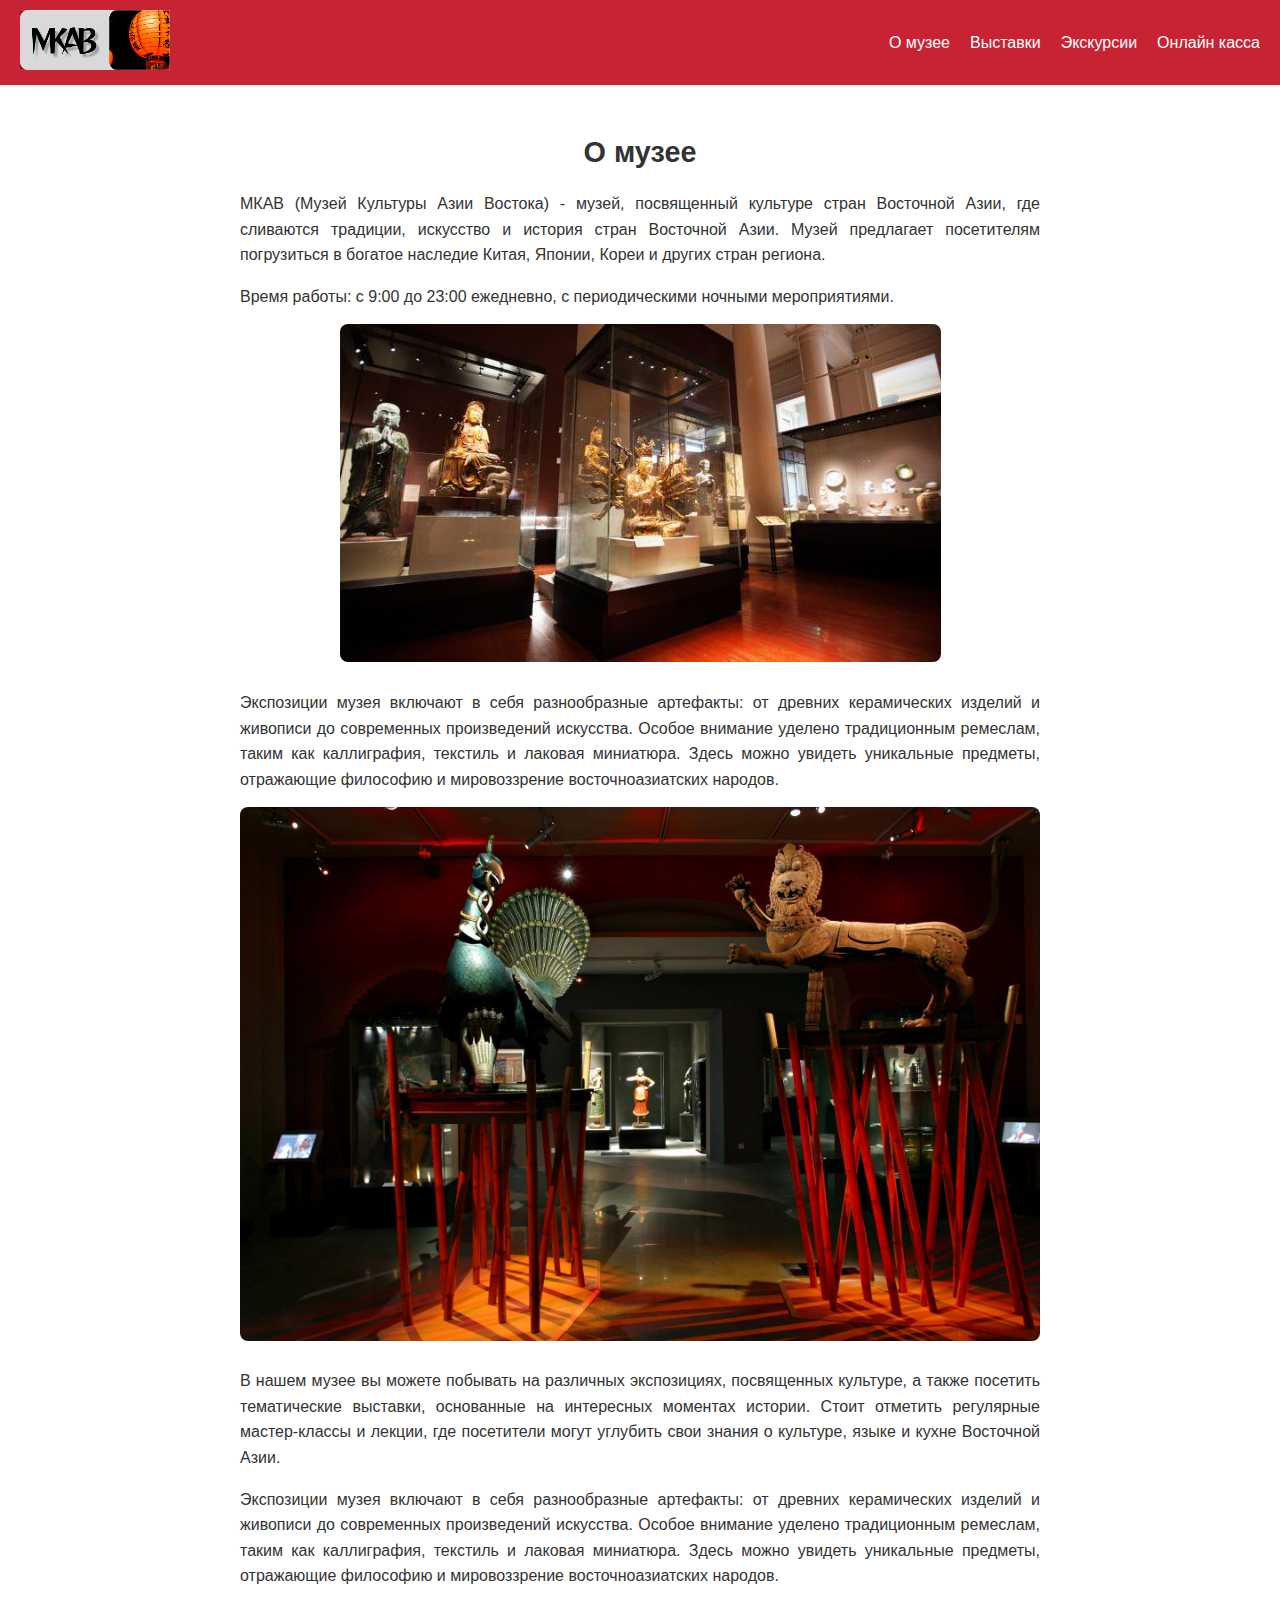
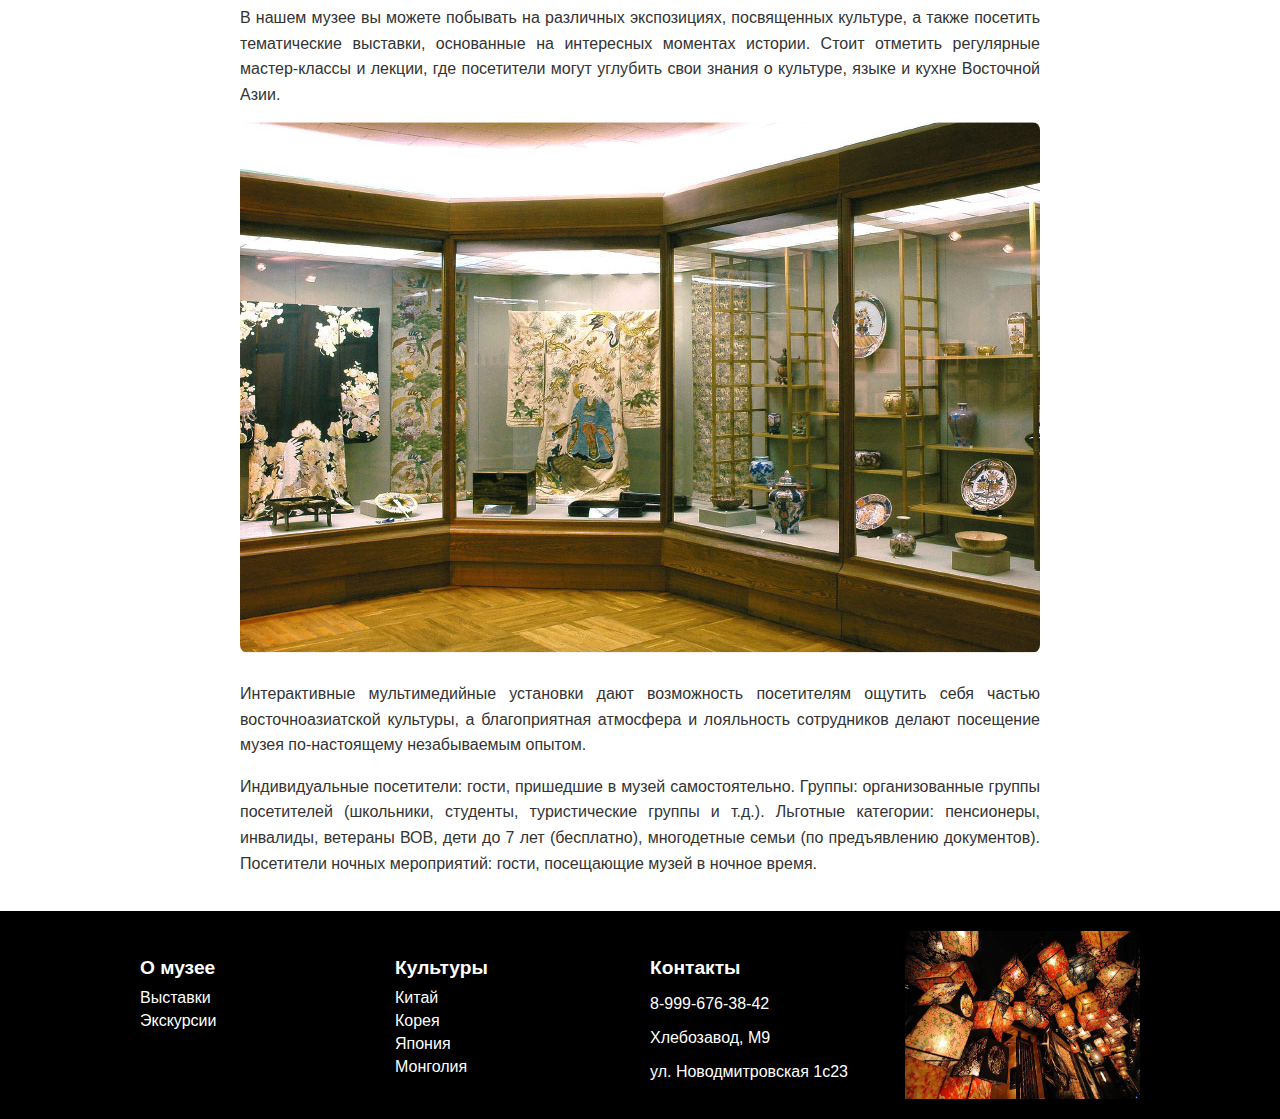
<file: aboutus.html>
<!DOCTYPE html>
<html lang="ru">
<head>
    <meta charset="UTF-8">
    <meta name="viewport" content="width=device-width, initial-scale=1.0">
    <title>МКАВ - Главная</title>
    <link rel="stylesheet" href="abusstyles.css">
</head>
<body>

    <header>
        <div class="top-bar">
            <div class="logo"><a href="index.html"><img src="logo.PNG" alt="МКАВ" width="150" height="60"></a></div>
            <nav>
                <ul>
                    <li><a href="aboutus.html">О музее</a></li>
                    <li><a href="expositions.html">Выставки</a></li>
                    <li><a href="excursions.html">Экскурсии</a></li>
                    <li><a href="payment.html">Онлайн касса</a></li>
                </ul>
            </nav>
        </div>
    </header>

    <main>
        <section class="about-museum">
            <h2>О музее</h2>
            <p>МКАВ (Музей Культуры Азии Востока) - музей, посвященный культуре стран Восточной Азии, где сливаются традиции, искусство и история стран Восточной Азии. Музей предлагает посетителям погрузиться в богатое наследие Китая, Японии, Кореи и других стран региона.</p>
            <p>Время работы: с 9:00 до 23:00 ежедневно, с периодическими ночными мероприятиями.</p>

            <div class="image-container">
                 <img src="museum1.jpg" alt="Экспозиция музея" class="main-image">
            </div>


            <p>Экспозиции музея включают в себя разнообразные артефакты: от древних керамических изделий и живописи до современных произведений искусства.
            Особое внимание уделено традиционным ремеслам, таким как каллиграфия, текстиль и лаковая миниатюра. Здесь можно увидеть уникальные предметы, отражающие философию и мировоззрение восточноазиатских народов.</p>

            <div class="image-container">
                <img src="museum2.jpg" alt="Экспонаты музея" class="main-image">
            </div>


            <p>В нашем музее вы можете побывать на различных экспозициях, посвященных культуре, а также посетить тематические выставки, основанные на интересных моментах истории. Стоит отметить регулярные мастер-классы и лекции, где посетители могут углубить свои знания о культуре, языке и кухне Восточной Азии.</p>
           <p>Экспозиции музея включают в себя разнообразные артефакты: от древних керамических изделий и живописи до современных произведений искусства. Особое внимание уделено традиционным ремеслам, таким как каллиграфия, текстиль и лаковая миниатюра. Здесь можно увидеть уникальные предметы, отражающие философию и мировоззрение восточноазиатских народов.
</p>
            <p>В нашем музее вы можете побывать на различных экспозициях, посвященных культуре, а также посетить тематические выставки, основанные на интересных моментах истории. Стоит отметить регулярные мастер-классы и лекции, где посетители могут углубить свои знания о культуре, языке и кухне Восточной Азии.
</p>
            <div class="image-container">
                  <img src="museum3.jpg" alt="Посетители на выставке" class="main-image">
            </div>
           

            <p>Интерактивные мультимедийные установки дают возможность посетителям ощутить себя частью восточноазиатской культуры, а благоприятная атмосфера и лояльность сотрудников делают посещение музея по-настоящему незабываемым опытом.</p>
            <p>Индивидуальные посетители: гости, пришедшие в музей самостоятельно.
Группы: организованные группы посетителей (школьники, студенты, туристические группы и т.д.).
Льготные категории: пенсионеры, инвалиды, ветераны ВОВ, дети до 7 лет (бесплатно), многодетные семьи (по предъявлению документов).
Посетители ночных мероприятий: гости, посещающие музей в ночное время.</p>
        </section>
    </main>

    <footer>
        <div class="footer-content">
            <div class="footer-column">
                <h4>О музее</h4>
                <ul>
                    <li><a href="expositions.html">Выставки</a></li>
                    <li><a href="excursions.html">Экскурсии</a></li>
                </ul>
            </div>

            <div class="footer-column">
                <h4>Культуры</h4>
                <ul>
                    <li><a href="china.html">Китай</a></li>
                    <li><a href="korea.html">Корея</a></li>
                    <li><a href="japan.html">Япония</a></li>
                    <li><a href="mongolia.html">Монголия</a></li>
                </ul>
            </div>

            <div class="footer-column">
                <h4>Контакты</h4>
                <p>8-999-676-38-42</p>
                <p>Хлебозавод, М9</p>
                <p>ул. Новодмитровская 1с23</p>
            </div>

            <div class="footer-column lanterns">
                <img src="lamps.jpg" alt="Китайские фонарики">
            </div>
        </div>
    </footer>

</body>
</html>
</file>
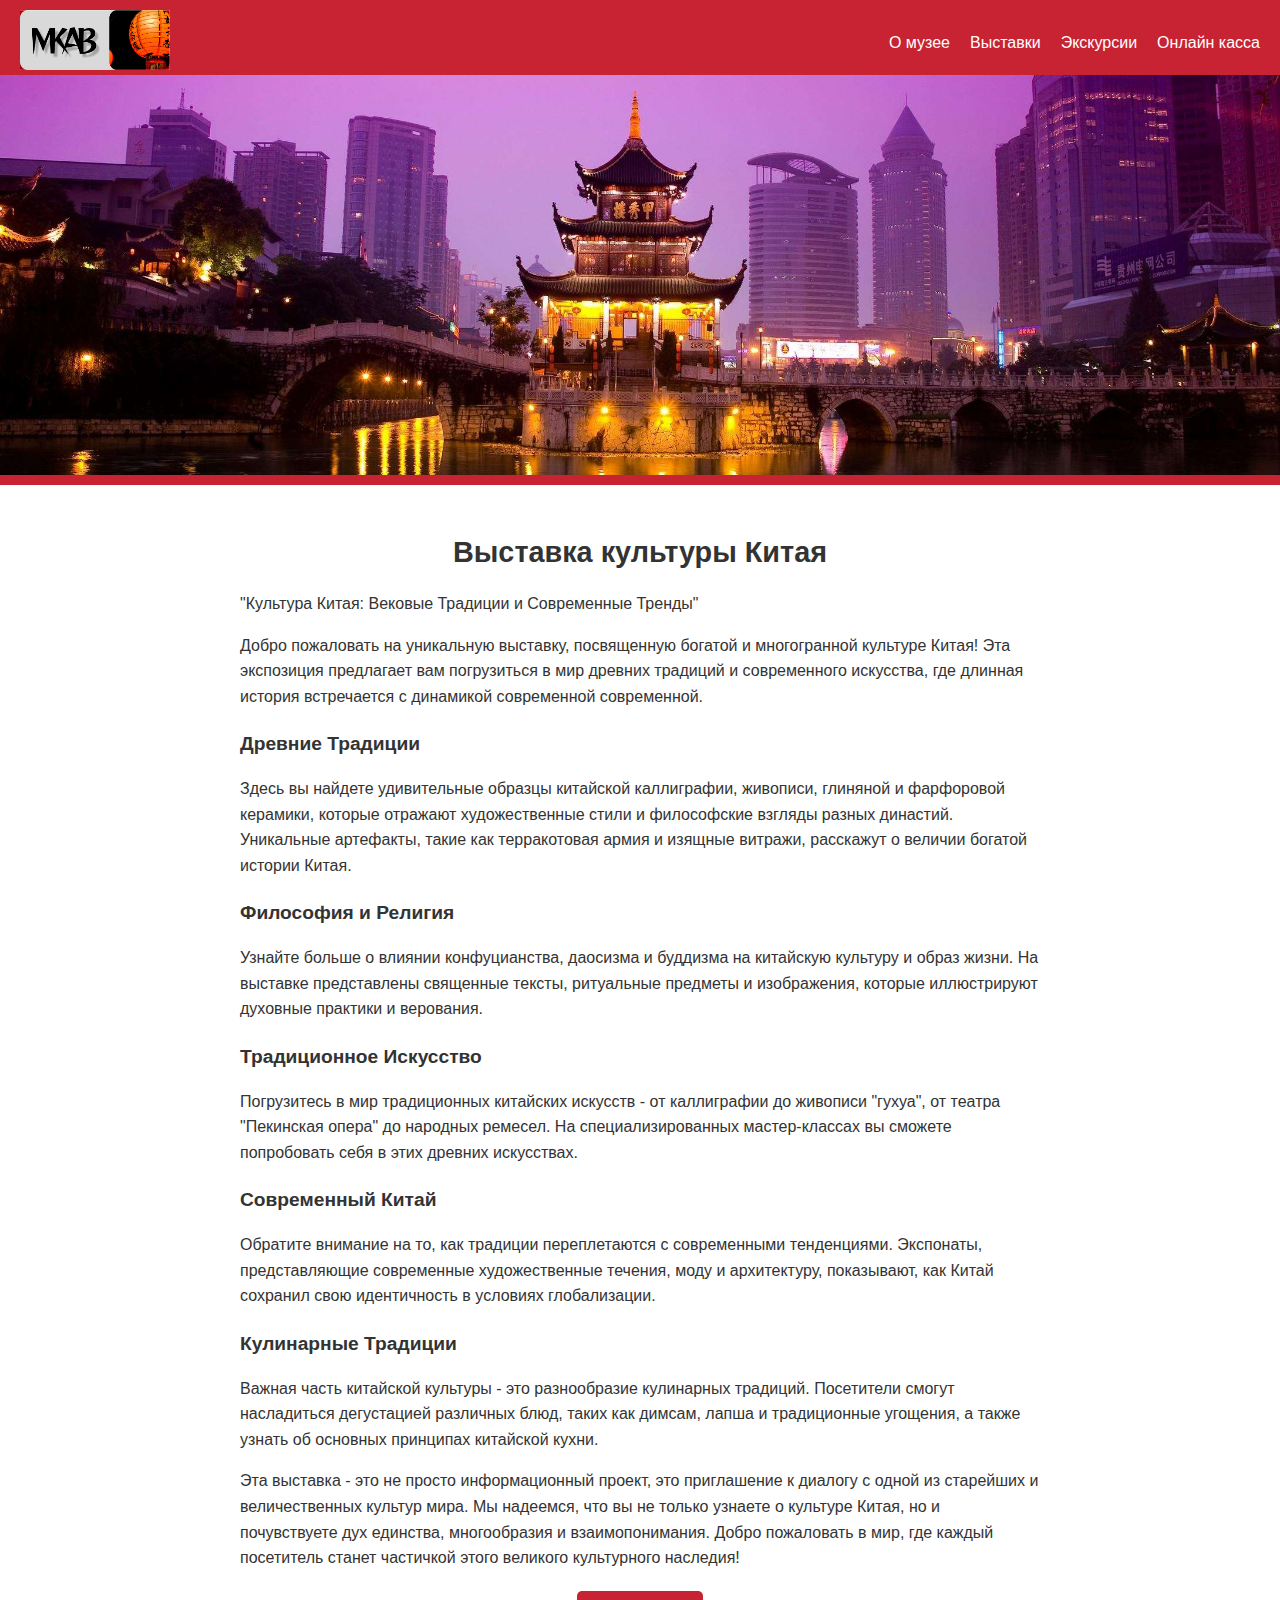
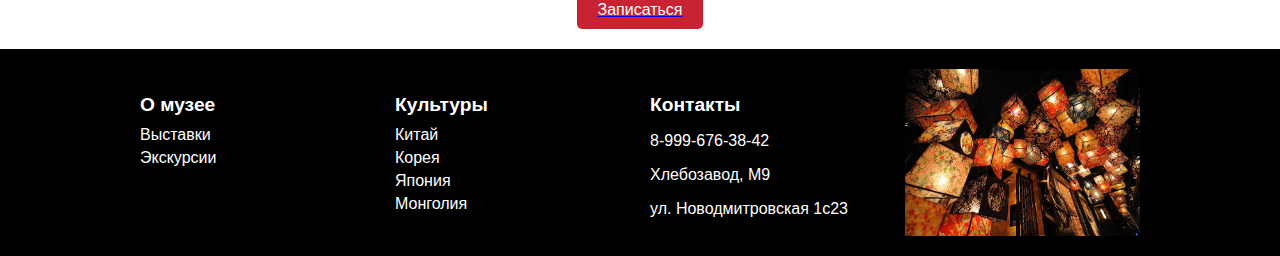
<file: china.html>
<!DOCTYPE html>
<html lang="ru">
<head>
    <meta charset="UTF-8">
    <meta name="viewport" content="width=device-width, initial-scale=1.0">
    <title>МКАВ - Выставка культуры Китая</title>
    <link rel="stylesheet" href="cstyle.css">
</head>
<body>

    <header>
        <div class="top-bar">
            <div class="logo"><a href="index.html"><img src="logo.PNG" alt="МКАВ" width="150" height="60"></a></div>
            <nav>
                <ul>
                    <li><a href="aboutus.html">О музее</a></li>
                    <li><a href="expositions.html">Выставки</a></li>
                    <li><a href="excursions.html">Экскурсии</a></li>
                    <li><a href="payment.html">Онлайн касса</a></li>
                </ul>
            </nav>
        </div>
        <div class="hero-image">
            <img src="china.jpg" alt="Выставка культуры Китая">
        </div>
    </header>

    <main>
        <section class="exhibition-info">
            <h2>Выставка культуры Китая</h2>
            <p>"Культура Китая: Вековые Традиции и Современные Тренды"</p>

            <p>Добро пожаловать на уникальную выставку, посвященную богатой и многогранной культуре Китая! Эта экспозиция предлагает вам погрузиться в мир древних традиций и современного искусства, где длинная история встречается с динамикой современной современной.</p>

            <h3>Древние Традиции</h3>
            <p>Здесь вы найдете удивительные образцы китайской каллиграфии, живописи, глиняной и фарфоровой керамики, которые отражают художественные стили и философские взгляды разных династий. Уникальные артефакты, такие как терракотовая армия и изящные витражи, расскажут о величии богатой истории Китая.</p>

            <h3>Философия и Религия</h3>
            <p>Узнайте больше о влиянии конфуцианства, даосизма и буддизма на китайскую культуру и образ жизни. На выставке представлены священные тексты, ритуальные предметы и изображения, которые иллюстрируют духовные практики и верования.</p>

            <h3>Традиционное Искусство</h3>
            <p>Погрузитесь в мир традиционных китайских искусств - от каллиграфии до живописи "гухуа", от театра "Пекинская опера" до народных ремесел. На специализированных мастер-классах вы сможете попробовать себя в этих древних искусствах.</p>

            <h3>Современный Китай</h3>
            <p>Обратите внимание на то, как традиции переплетаются с современными тенденциями. Экспонаты, представляющие современные художественные течения, моду и архитектуру, показывают, как Китай сохранил свою идентичность в условиях глобализации.</p>

            <h3>Кулинарные Традиции</h3>
            <p>Важная часть китайской культуры - это разнообразие кулинарных традиций. Посетители смогут насладиться дегустацией различных блюд, таких как димсам, лапша и традиционные угощения, а также узнать об основных принципах китайской кухни.</p>

            <p>Эта выставка - это не просто информационный проект, это приглашение к диалогу с одной из старейших и величественных культур мира. Мы надеемся, что вы не только узнаете о культуре Китая, но и почувствуете дух единства, многообразия и взаимопонимания. Добро пожаловать в мир, где каждый посетитель станет частичкой этого великого культурного наследия!</p>

            <a href="payment.html"><button class="signup-button">Записаться</button></a>
        </section>
    </main>

    <footer>
        <div class="footer-content">
            <div class="footer-column">
                <h4>О музее</h4>
                <ul>
                    <li><a href="expositions.html">Выставки</a></li>
                    <li><a href="excursions.html">Экскурсии</a></li>
                </ul>
            </div>

            <div class="footer-column">
                <h4>Культуры</h4>
                <ul>
                    <li><a href="china.html">Китай</a></li>
                    <li><a href="korea.html">Корея</a></li>
                    <li><a href="japan.html">Япония</a></li>
                    <li><a href="mongolia.html">Монголия</a></li>
                </ul>
            </div>

            <div class="footer-column">
                <h4>Контакты</h4>
                <p>8-999-676-38-42</p>
                <p>Хлебозавод, М9</p>
                <p>ул. Новодмитровская 1с23</p>
            </div>

            <div class="footer-column lanterns">
                <img src="lamps.jpg" alt="Китайские фонарики">
            </div>
        </div>
    </footer>

</body>
</html>
</file>
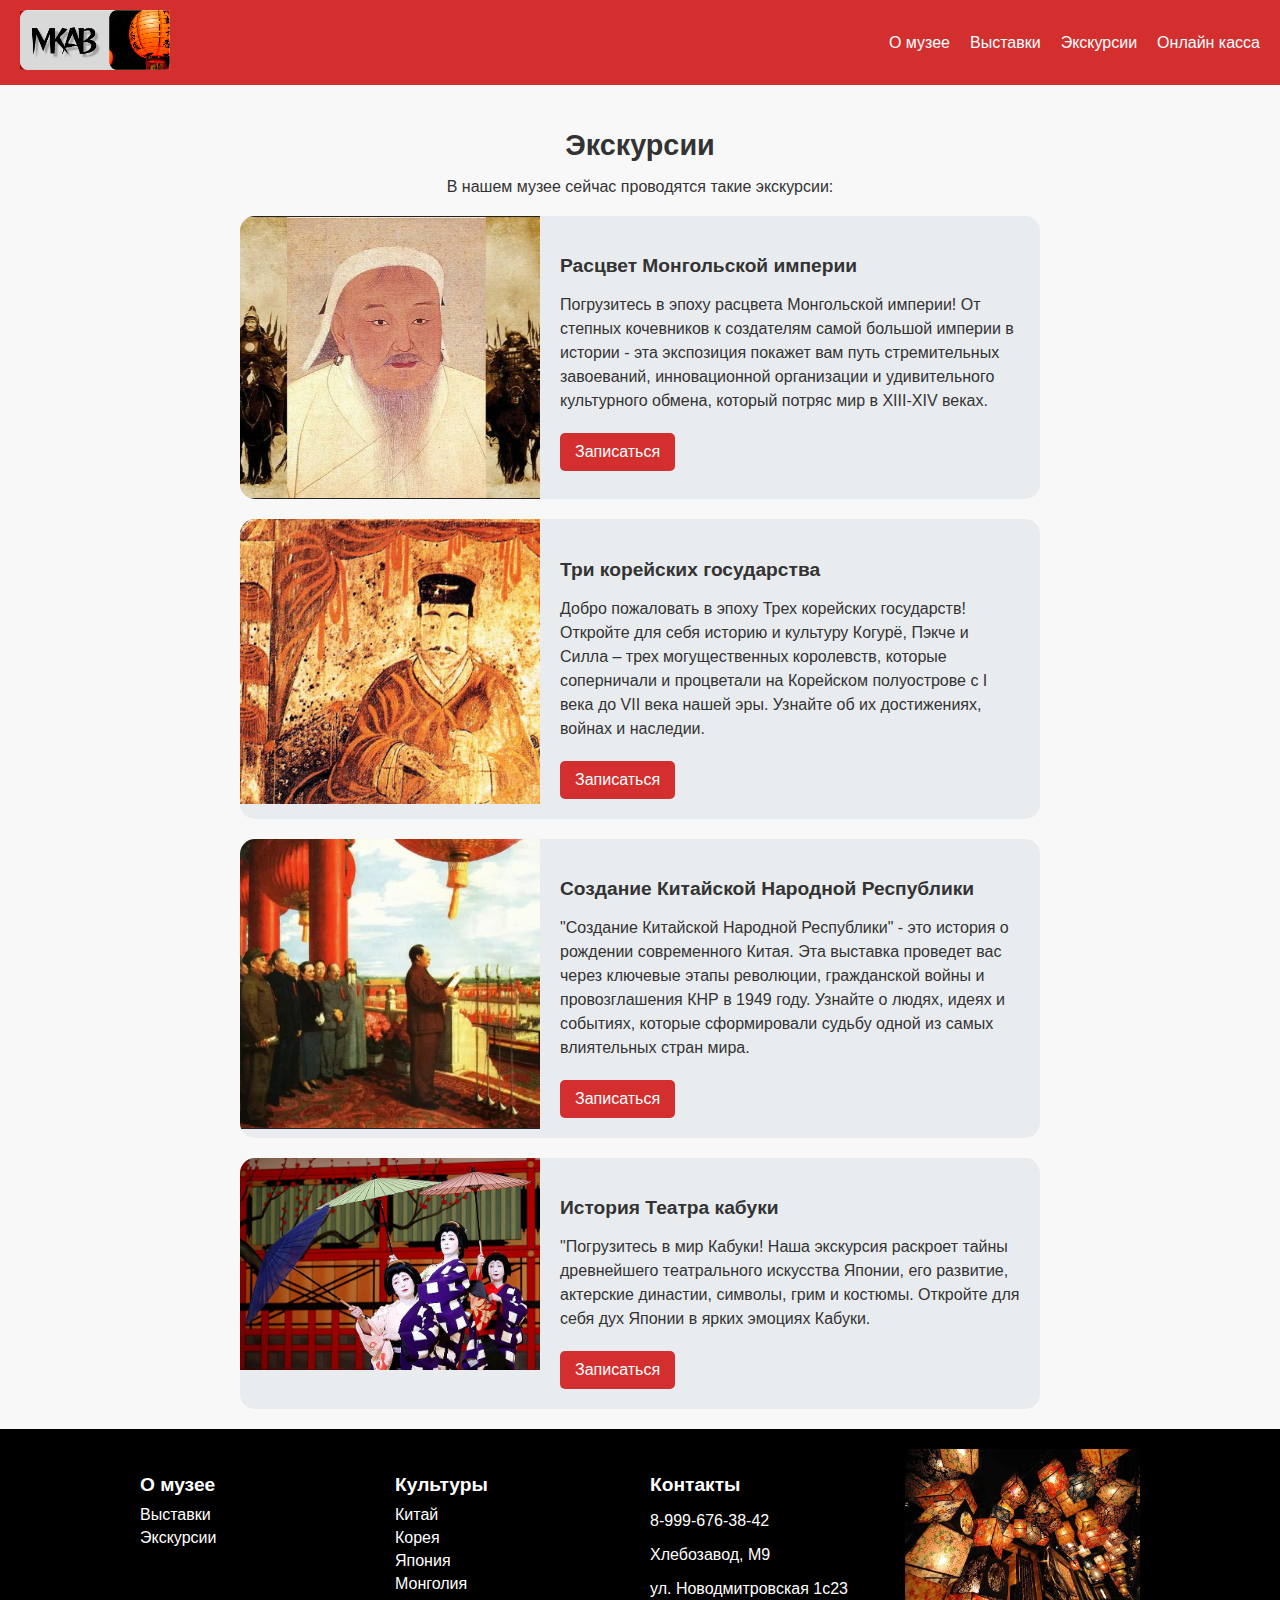
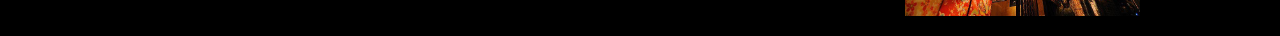
<file: excursions.html>
<!DOCTYPE html>
<html lang="ru">
<head>
    <meta charset="UTF-8">
    <meta name="viewport" content="width=device-width, initial-scale=1.0">
    <title>МКАВ - Экскурсии</title>
    <link rel="stylesheet" href="stylecions.css">
</head>
<body>

    <header>
        <div class="top-bar">
            <div class="logo"><a href="index.html"><img src="logo.PNG" alt="МКАВ" width="150" height="60"></a></div>
            <nav>
                <ul>
                    <li><a href="aboutus.html">О музее</a></li>
                    <li><a href="expositions.html">Выставки</a></li>
                    <li><a href="excursions.html">Экскурсии</a></li>
                    <li><a href="payment.html">Онлайн касса</a></li>
                </ul>
            </nav>
        </div>
    </header>

    <main>
        <section class="tours">
            <h2>Экскурсии</h2>
            <p>В нашем музее сейчас проводятся такие экскурсии:</p>

            <div class="tour-grid">
                <div class="tour-item">
                    <img src="mongolbright.png" alt="Расцвет Монгольской империи">
                    <div class="tour-description">
                        <h3>Расцвет Монгольской империи</h3>
                        <p>Погрузитесь в эпоху расцвета Монгольской империи! От степных кочевников к создателям самой большой империи в истории - эта экспозиция покажет вам путь стремительных завоеваний, инновационной организации и удивительного культурного обмена, который потряс мир в XIII-XIV веках.</p>
                        <a href="payment.html" class="signup-button">Записаться</a>
                    </div>
                </div>

                <div class="tour-item">
                    <img src="koreancities.png" alt="Три корейских государства">
                    <div class="tour-description">
                        <h3>Три корейских государства</h3>
                        <p>Добро пожаловать в эпоху Трех корейских государств! Откройте для себя историю и культуру Когурё, Пэкче и Силла – трех могущественных королевств, которые соперничали и процветали на Корейском полуострове с I века до VII века нашей эры. Узнайте об их достижениях, войнах и наследии.</p>
                        <a href="payment.html" class="signup-button">Записаться</a>
                    </div>
                </div>

                <div class="tour-item">
                    <img src="chineeseparty.png" alt="Создание Китайской Народной Республики">
                    <div class="tour-description">
                        <h3>Создание Китайской Народной Республики</h3>
                        <p>"Создание Китайской Народной Республики" - это история о рождении современного Китая. Эта выставка проведет вас через ключевые этапы революции, гражданской войны и провозглашения КНР в 1949 году. Узнайте о людях, идеях и событиях, которые сформировали судьбу одной из самых влиятельных стран мира.</p>
                        <a href="payment.html" class="signup-button">Записаться</a>
                    </div>
                </div>
                    <div class="tour-item">
                    <img src="kabiki.jpg" alt="История театра кабуки">
                    <div class="tour-description">
                        <h3>История Театра кабуки</h3>
                        <p>"Погрузитесь в мир Кабуки! Наша экскурсия раскроет тайны древнейшего театрального искусства Японии, его развитие, актерские династии, символы, грим и костюмы. Откройте для себя дух Японии в ярких эмоциях Кабуки.
</p>
                        <a href="payment.html" class="signup-button">Записаться</a>
                    </div>
                
            </div>
        </section>
    </main>

    <footer>
        <div class="footer-content">
            <div class="footer-column">
                <h4>О музее</h4>
                <ul>
                    <li><a href="expositions.html">Выставки</a></li>
                    <li><a href="excursions.html">Экскурсии</a></li>
                </ul>
            </div>

            <div class="footer-column">
                <h4>Культуры</h4>
                <ul>
                    <li><a href="china.html">Китай</a></li>
                    <li><a href="korea.html">Корея</a></li>
                    <li><a href="japan.html">Япония</a></li>
                    <li><a href="mongolia.html">Монголия</a></li>
                </ul>
            </div>

            <div class="footer-column">
                <h4>Контакты</h4>
                <p>8-999-676-38-42</p>
                <p>Хлебозавод, М9</p>
                <p>ул. Новодмитровская 1с23</p>
            </div>

            <div class="footer-column lanterns">
                <img src="lamps.jpg" alt="Китайские фонарики">
            </div>
        </div>
    </footer>

</body>
</html>
</file>
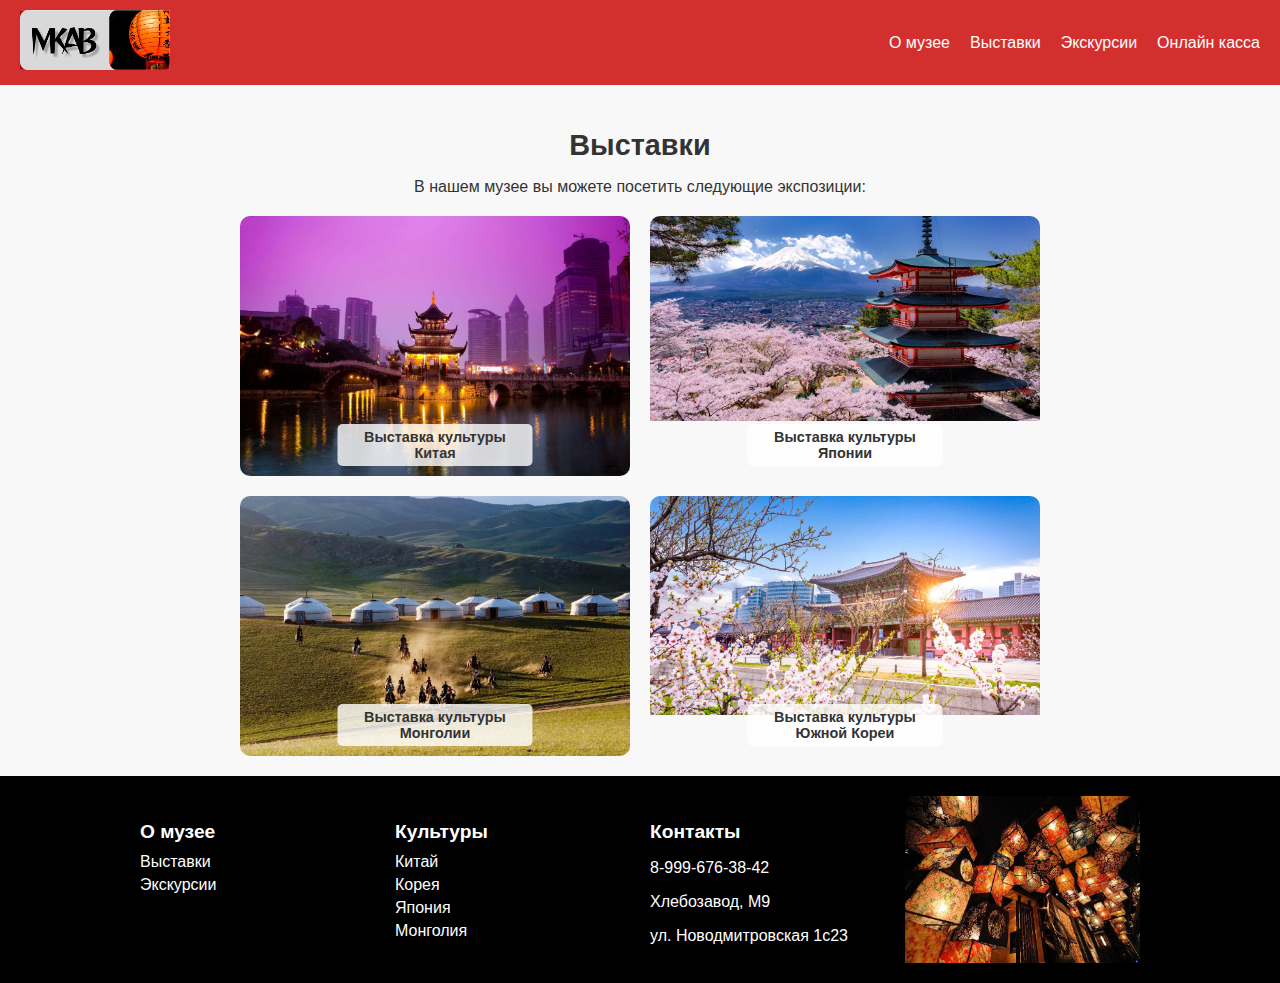
<file: expositions.html>
<!DOCTYPE html>
<html lang="ru">
<head>
    <meta charset="UTF-8">
    <meta name="viewport" content="width=device-width, initial-scale=1.0">
    <title>МКАВ - Выставки</title>
    <link rel="stylesheet" href="styleexpo.css">
</head>
<body>

    <header>
        <div class="top-bar">
            <div class="logo"><a href="index.html"><img src="logo.PNG" alt="МКАВ" width="150" height="60"></a></div>
            <nav>
                <ul>
                    <li><a href="aboutus.html">О музее</a></li>
                    <li><a href="expositions.html">Выставки</a></li>
                    <li><a href="excursions.html">Экскурсии</a></li>
                    <li><a href="payment.html">Онлайн касса</a></li>
                </ul>
            </nav>
        </div>
    </header>

    <main>
        <section class="exhibitions">
            <h2>Выставки</h2>
            <p>В нашем музее вы можете посетить следующие экспозиции:</p>

            <div class="exhibition-grid">
                <div class="exhibition-item">
                    <a href="china.html"><img src="china.jpg" alt="Выставка культуры Китая"></a>
                    <div class="exhibition-label">Выставка культуры Китая</div>
                </div>
                <div class="exhibition-item">
                    <a href="japan.html"><img src="japan.jpg" alt="Выставка культуры Японии"></a>
                    <div class="exhibition-label">Выставка культуры Японии</div>
                </div>
                <div class="exhibition-item">
                    <a href="mongolia.html"><img src="mongolia.jpg" alt="Выставка культуры Монголии"></a>
                    <div class="exhibition-label">Выставка культуры Монголии</div>
                </div>
                <div class="exhibition-item">
                    <a href="korea.html"> <img src="korea.jpg" alt="Выставка культуры Южной Кореи"></a>
                    <div class="exhibition-label">Выставка культуры Южной Кореи</div>
                </div>
            </div>
        </section>
    </main>

    <footer>
        <div class="footer-content">
            <div class="footer-column">
                <h4>О музее</h4>
                <ul>
                    <li><a href="expositions.html">Выставки</a></li>
                    <li><a href="excursions.html">Экскурсии</a></li>
                </ul>
            </div>

            <div class="footer-column">
                <h4>Культуры</h4>
                <ul>
                    <li><a href="china.html">Китай</a></li>
                    <li><a href="korea.html">Корея</a></li>
                    <li><a href="japan.html">Япония</a></li>
                    <li><a href="mongolia.html">Монголия</a></li>
                </ul>
            </div>

            <div class="footer-column">
                <h4>Контакты</h4>
                <p>8-999-676-38-42</p>
                <p>Хлебозавод, М9</p>
                <p>ул. Новодмитровская 1с23</p>
            </div>

            <div class="footer-column lanterns">
                <img src="lamps.jpg" alt="Китайские фонарики">
            </div>
        </div>
    </footer>

</body>
</html>
</file>
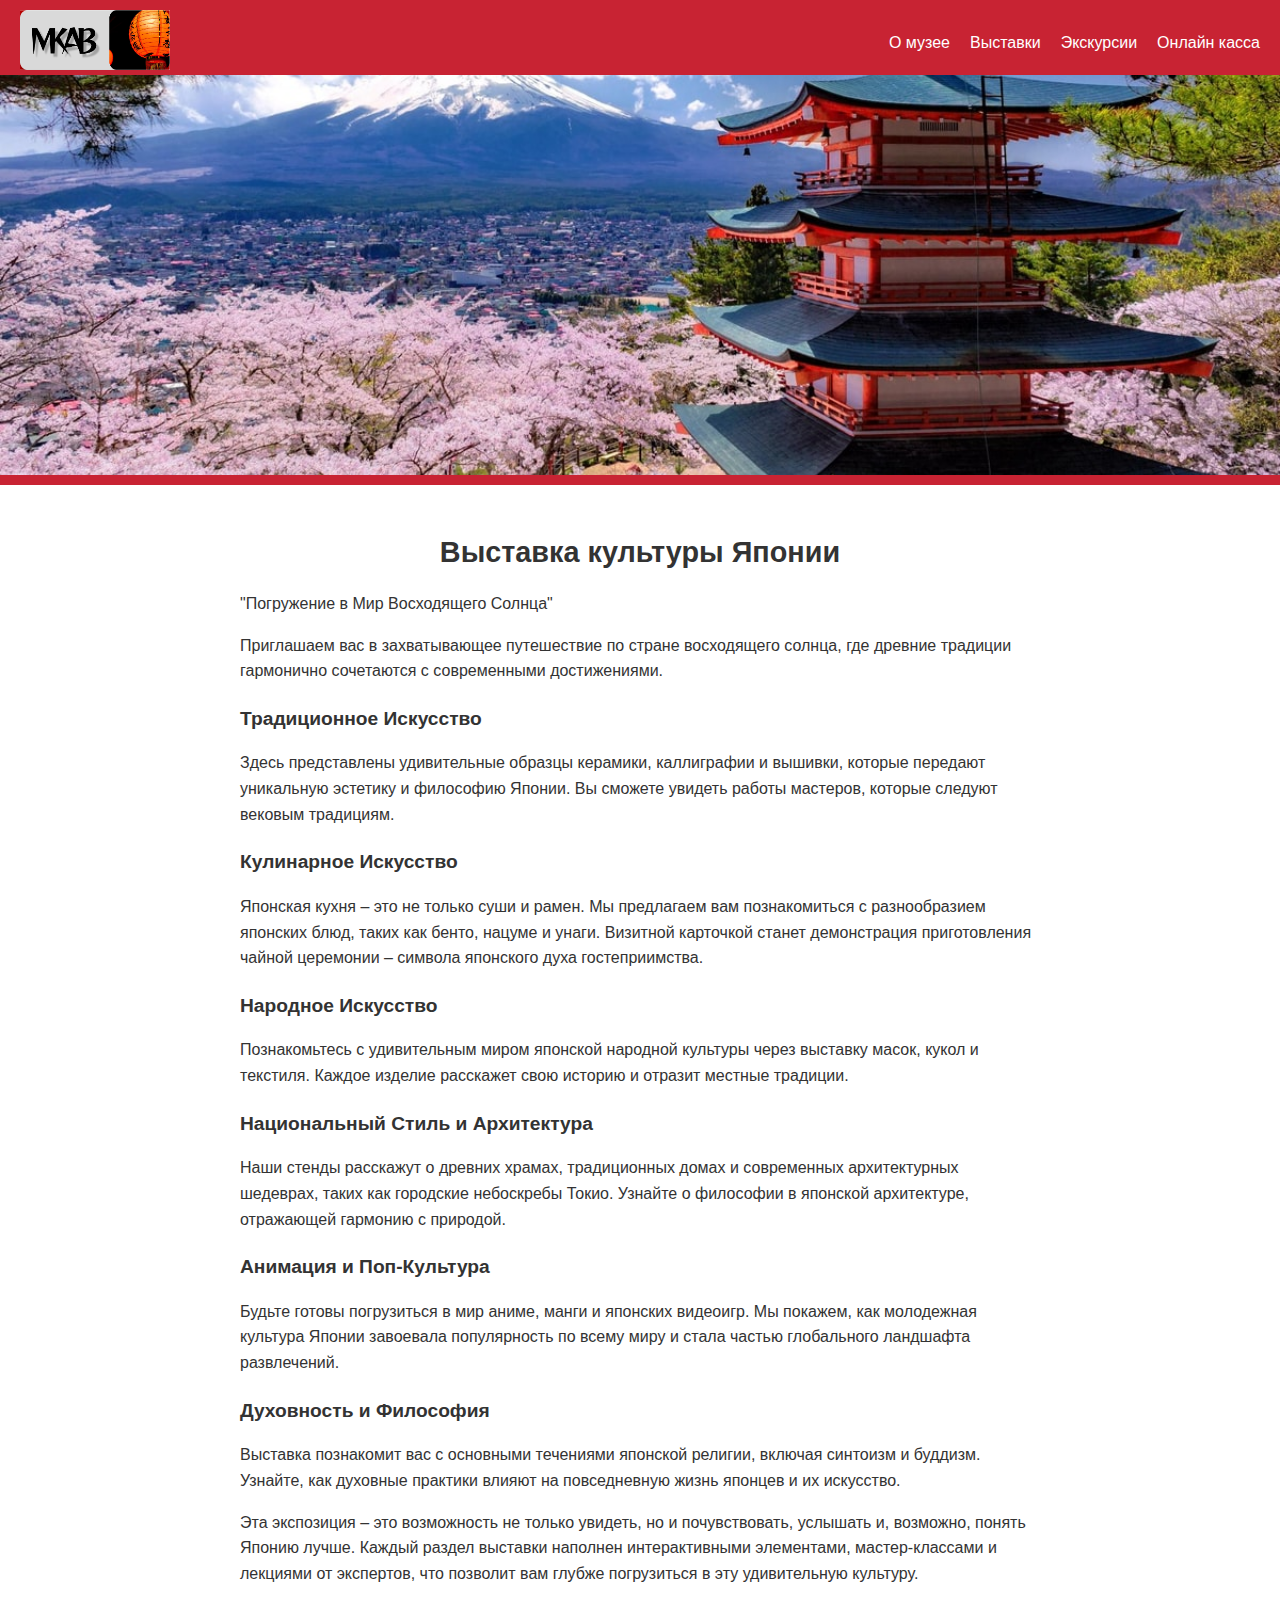
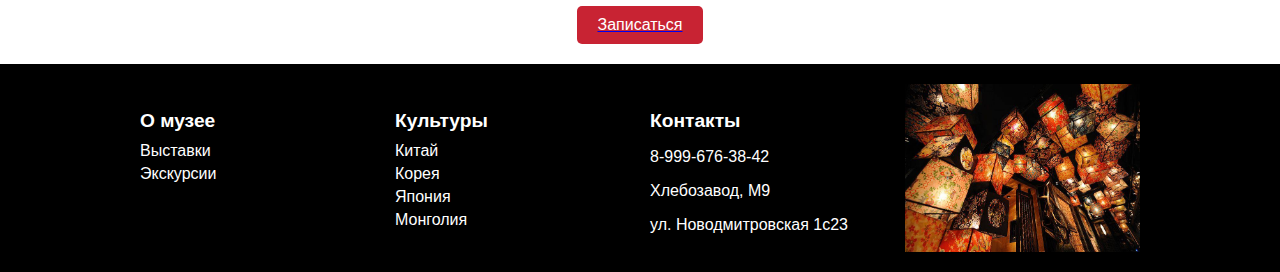
<file: japan.html>
<!DOCTYPE html>
<html lang="ru">
<head>
    <meta charset="UTF-8">
    <meta name="viewport" content="width=device-width, initial-scale=1.0">
    <title>МКАВ - Выставка культуры Японии</title>
    <link rel="stylesheet" href="jstyle.css">
</head>
<body>

    <header>
        <div class="top-bar">
            <div class="logo"><a href="index.html"><img src="logo.PNG" alt="МКАВ" width="150" height="60"></a></div>
            <nav>
                <ul>
                    <li><a href="aboutus.html">О музее</a></li>
                    <li><a href="expositions.html">Выставки</a></li>
                    <li><a href="excursions.html">Экскурсии</a></li>
                    <li><a href="payment.html">Онлайн касса</a></li>
                </ul>
            </nav>
        </div>
        <div class="hero-image">
            <img src="japan.jpg" alt="Выставка культуры Японии">
        </div>
    </header>

    <main>
        <section class="exhibition-info">
            <h2>Выставка культуры Японии</h2>
            <p>"Погружение в Мир Восходящего Солнца"</p>

            <p>Приглашаем вас в захватывающее путешествие по стране восходящего солнца, где древние традиции гармонично сочетаются с современными достижениями.</p>

            <h3>Традиционное Искусство</h3>
            <p>Здесь представлены удивительные образцы керамики, каллиграфии и вышивки, которые передают уникальную эстетику и философию Японии. Вы сможете увидеть работы мастеров, которые следуют вековым традициям.</p>

            <h3>Кулинарное Искусство</h3>
            <p>Японская кухня – это не только суши и рамен. Мы предлагаем вам познакомиться с разнообразием японских блюд, таких как бенто, нацуме и унаги. Визитной карточкой станет демонстрация приготовления чайной церемонии – символа японского духа гостеприимства.</p>

            <h3>Народное Искусство</h3>
            <p>Познакомьтесь с удивительным миром японской народной культуры через выставку масок, кукол и текстиля. Каждое изделие расскажет свою историю и отразит местные традиции.</p>

            <h3>Национальный Стиль и Архитектура</h3>
            <p>Наши стенды расскажут о древних храмах, традиционных домах и современных архитектурных шедеврах, таких как городские небоскребы Токио. Узнайте о философии в японской архитектуре, отражающей гармонию с природой.</p>

            <h3>Анимация и Поп-Культура</h3>
            <p>Будьте готовы погрузиться в мир аниме, манги и японских видеоигр. Мы покажем, как молодежная культура Японии завоевала популярность по всему миру и стала частью глобального ландшафта развлечений.</p>

            <h3>Духовность и Философия</h3>
            <p>Выставка познакомит вас с основными течениями японской религии, включая синтоизм и буддизм. Узнайте, как духовные практики влияют на повседневную жизнь японцев и их искусство.</p>

            <p>Эта экспозиция – это возможность не только увидеть, но и почувствовать, услышать и, возможно, понять Японию лучше. Каждый раздел выставки наполнен интерактивными элементами, мастер-классами и лекциями от экспертов, что позволит вам глубже погрузиться в эту удивительную культуру.</p>

            <a href="payment.html"><button class="signup-button">Записаться</button></a>
        </section>
    </main>

    <footer>
        <div class="footer-content">
            <div class="footer-column">
                <h4>О музее</h4>
                <ul>
                    <li><a href="expositions.html">Выставки</a></li>
                    <li><a href="excursions.html">Экскурсии</a></li>
                </ul>
            </div>

            <div class="footer-column">
                <h4>Культуры</h4>
                <ul>
                    <li><a href="china.html">Китай</a></li>
                    <li><a href="korea.html">Корея</a></li>
                    <li><a href="japan.html">Япония</a></li>
                    <li><a href="mongolia.html">Монголия</a></li>
                </ul>
            </div>

            <div class="footer-column">
                <h4>Контакты</h4>
                <p>8-999-676-38-42</p>
                <p>Хлебозавод, М9</p>
                <p>ул. Новодмитровская 1с23</p>
            </div>

            <div class="footer-column lanterns">
                <img src="lamps.jpg" alt="Китайские фонарики">
            </div>
        </div>
    </footer>

</body>
</html>
</file>
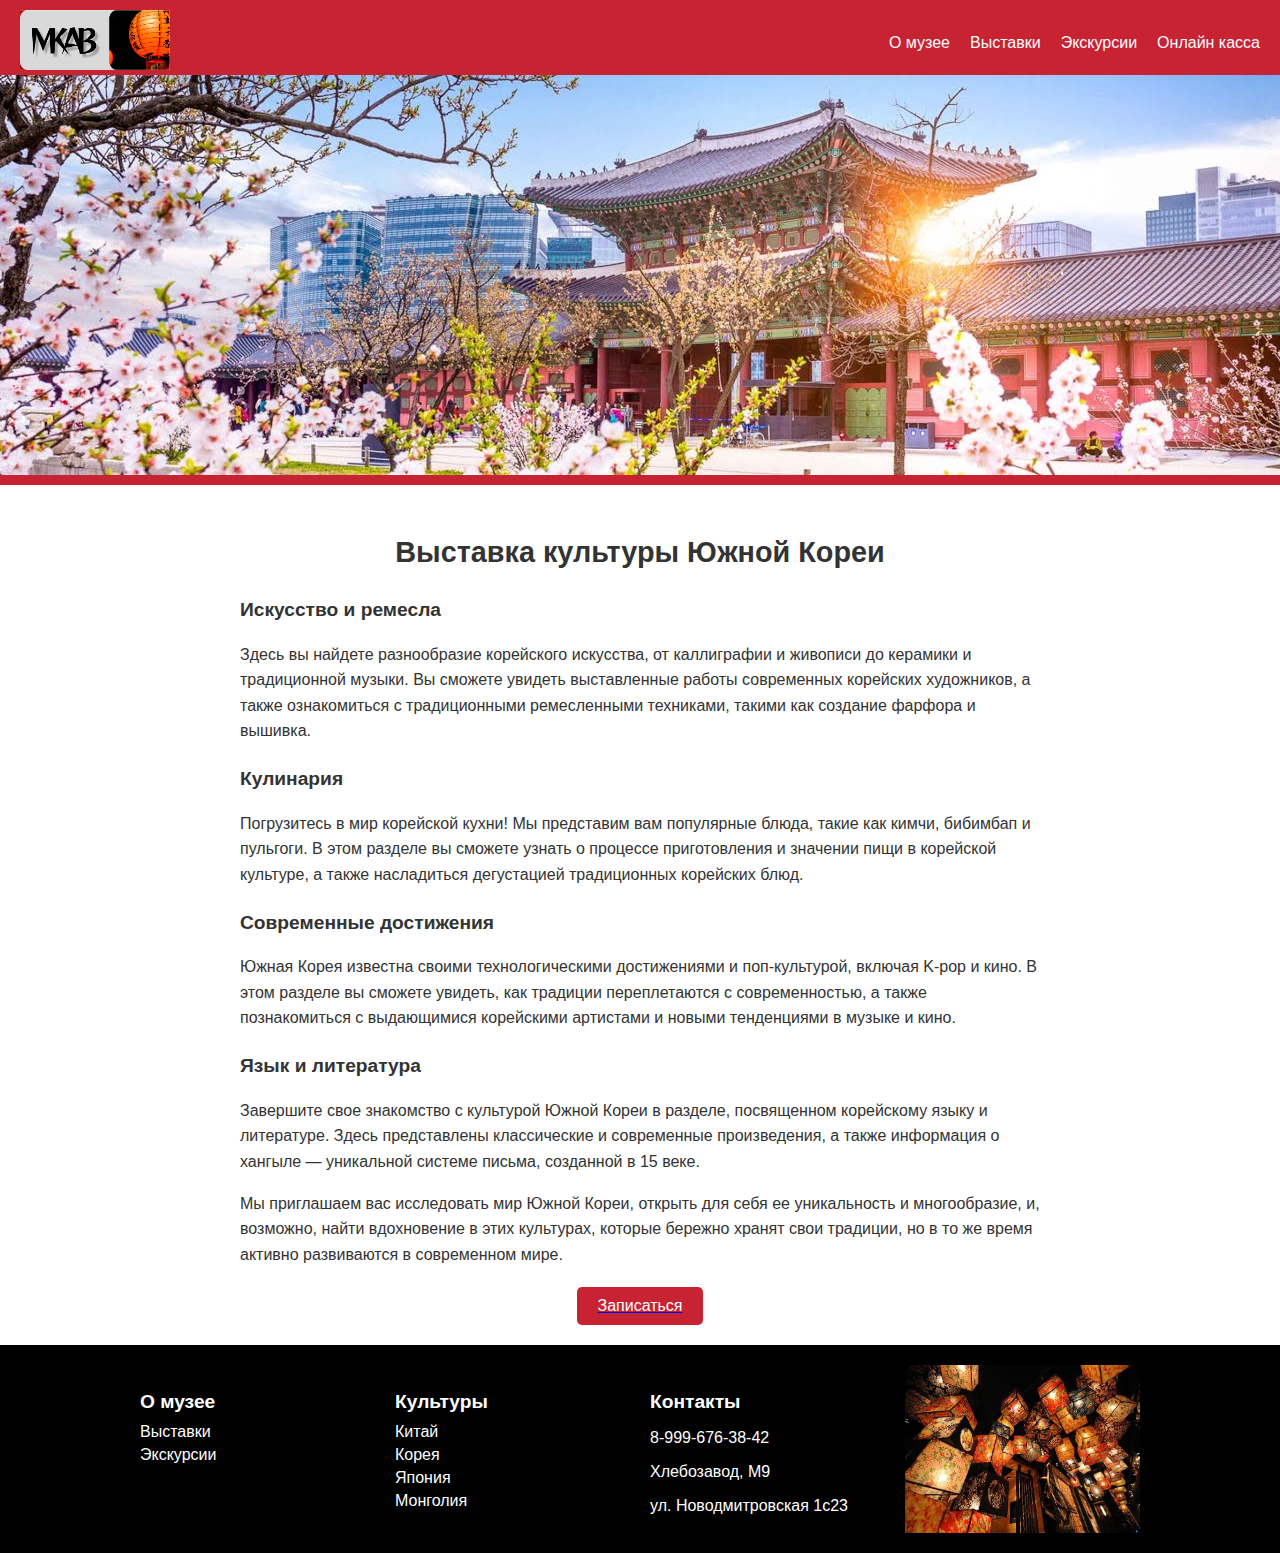
<file: korea.html>
<!DOCTYPE html>
<html lang="ru">
<head>
    <meta charset="UTF-8">
    <meta name="viewport" content="width=device-width, initial-scale=1.0">
    <title>МКАВ - Выставка культуры Южной Кореи</title>
    <link rel="stylesheet" href="kstyle.css">
</head>
<body>

    <header>
        <div class="top-bar">
            <div class="logo"><a href="index.html"><img src="logo.PNG" alt="МКАВ" width="150" height="60"></a></div>
            <nav>
                <ul>
                    <li><a href="aboutus.html">О музее</a></li>
                    <li><a href="expositions.html">Выставки</a></li>
                    <li><a href="excursions.html">Экскурсии</a></li>
                    <li><a href="payment.html">Онлайн касса</a></li>
                </ul>
            </nav>
        </div>
        <div class="hero-image">
            <img src="korea.jpg" alt="Выставка культуры Южной Кореи">
        </div>
    </header>

    <main>
        <section class="exhibition-info">
            <h2>Выставка культуры Южной Кореи</h2>
            <p национальные костюмы, которые носят во время праздников. Вы сможете узнать о таких значимых праздниках, как Чусок и Сольналь, а также ознакомиться с традициями, связанными с ними, включая приготовление специальной еды и ритуалы.</p>

            <h3>Искусство и ремесла</h3>
            <p>Здесь вы найдете разнообразие корейского искусства, от каллиграфии и живописи до керамики и традиционной музыки. Вы сможете увидеть выставленные работы современных корейских художников, а также ознакомиться с традиционными ремесленными техниками, такими как создание фарфора и вышивка.</p>

            <h3>Кулинария</h3>
            <p>Погрузитесь в мир корейской кухни! Мы представим вам популярные блюда, такие как кимчи, бибимбап и пульгоги. В этом разделе вы сможете узнать о процессе приготовления и значении пищи в корейской культуре, а также насладиться дегустацией традиционных корейских блюд.</p>

            <h3>Современные достижения</h3>
            <p>Южная Корея известна своими технологическими достижениями и поп-культурой, включая K-pop и кино. В этом разделе вы сможете увидеть, как традиции переплетаются с современностью, а также познакомиться с выдающимися корейскими артистами и новыми тенденциями в музыке и кино.</p>

            <h3>Язык и литература</h3>
            <p>Завершите свое знакомство с культурой Южной Кореи в разделе, посвященном корейскому языку и литературе. Здесь представлены классические и современные произведения, а также информация о хангыле — уникальной системе письма, созданной в 15 веке.</p>

            <p>Мы приглашаем вас исследовать мир Южной Кореи, открыть для себя ее уникальность и многообразие, и, возможно, найти вдохновение в этих культурах, которые бережно хранят свои традиции, но в то же время активно развиваются в современном мире.</p>

            <a href="payment.html"><button class="signup-button">Записаться</button></a>
        </section>
    </main>

    <footer>
        <div class="footer-content">
            <div class="footer-column">
                <h4>О музее</h4>
                <ul>
                    <li><a href="expositions.html">Выставки</a></li>
                    <li><a href="excursions.html">Экскурсии</a></li>
                </ul>
            </div>

            <div class="footer-column">
                <h4>Культуры</h4>
                <ul>
                    <li><a href="china.html">Китай</a></li>
                    <li><a href="korea.html">Корея</a></li>
                    <li><a href="japan.html">Япония</a></li>
                    <li><a href="mongolia.html">Монголия</a></li>
                </ul>
            </div>

            <div class="footer-column">
                <h4>Контакты</h4>
                <p>8-999-676-38-42</p>
                <p>Хлебозавод, М9</p>
                <p>ул. Новодмитровская 1с23</p>
            </div>

            <div class="footer-column lanterns">
                <img src="lamps.jpg" alt="Китайские фонарики">
            </div>
        </div>
    </footer>

</body>
</html>
</file>
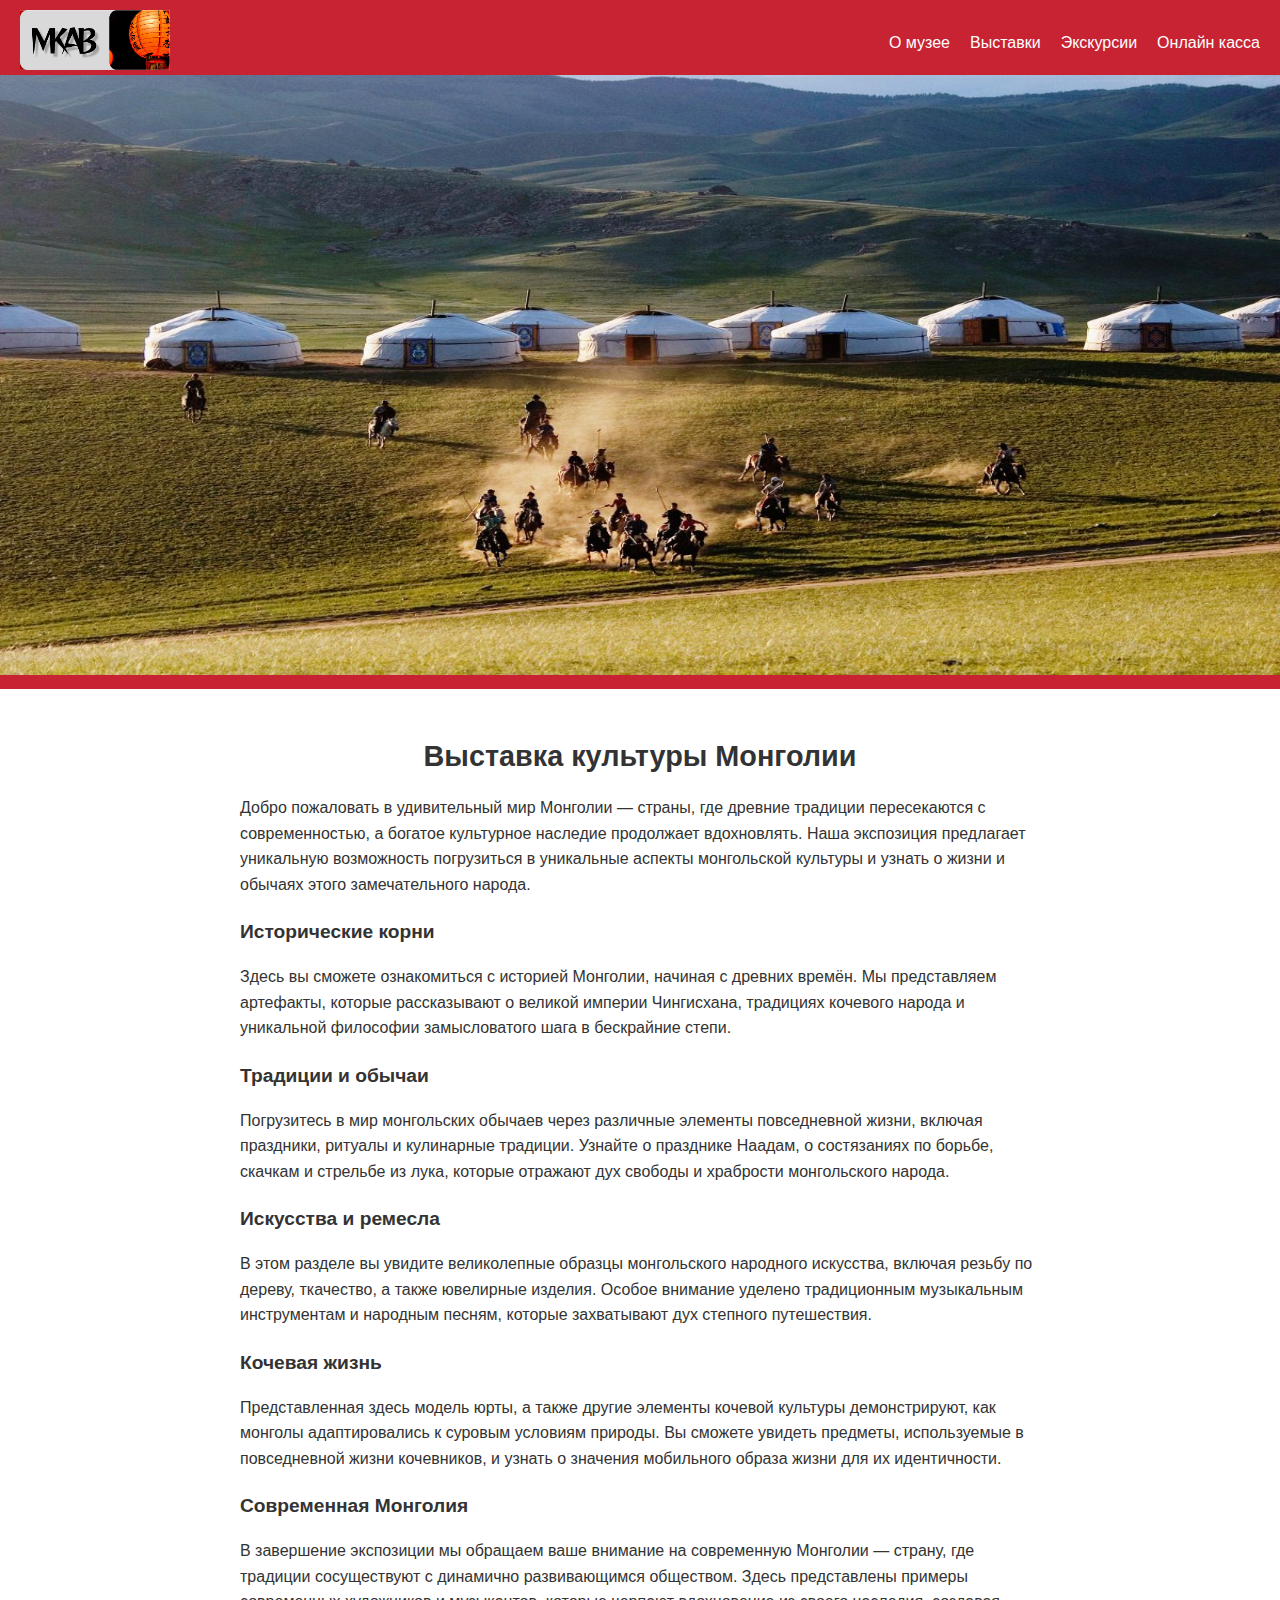
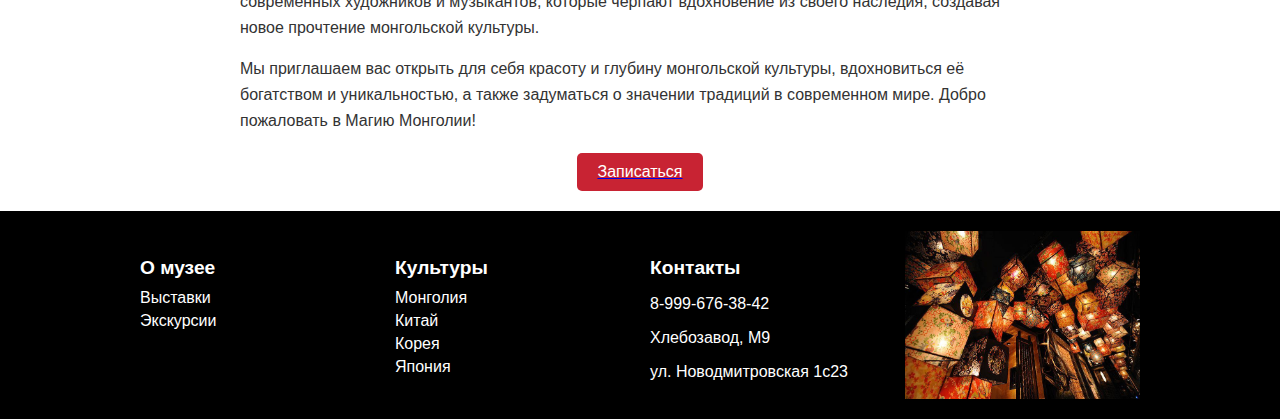
<file: mongolia.html>
<!DOCTYPE html>
<html lang="ru">
<head>
    <meta charset="UTF-8">
    <meta name="viewport" content="width=device-width, initial-scale=1.0">
    <title>МКАВ - Музей</title>
    <link rel="stylesheet" href="monstyle.css">
</head>
<body>

    <header>
        <div class="top-bar">
            <div class="logo"><a href="index.html"><img src="logo.PNG" alt="МКАВ" width="150" height="60"></a>
            </div>
            <nav>
                <ul>
                    <li><a href="aboutus.html">О музее</a></li>
                    <li><a href="expositions.html">Выставки</a></li>
                    <li><a href="excursions.html">Экскурсии</a></li>
                    <li><a href="payment.html">Онлайн касса</a></li>
                </ul>
            </nav>
        </div>
        <div class="hero-image">
            <img src="mongolia.jpg" alt="Монгольский пейзаж">
        </div>
    </header>

    <main>
        <section class="exhibition">
            <h2>Выставка культуры Монголии</h2>
            <p>Добро пожаловать в удивительный мир Монголии — страны, где древние традиции пересекаются с современностью, а богатое культурное наследие продолжает вдохновлять. Наша экспозиция предлагает уникальную возможность погрузиться в уникальные аспекты монгольской культуры и узнать о жизни и обычаях этого замечательного народа.</p>

            <h3>Исторические корни</h3>
            <p>Здесь вы сможете ознакомиться с историей Монголии, начиная с древних времён. Мы представляем артефакты, которые рассказывают о великой империи Чингисхана, традициях кочевого народа и уникальной философии замысловатого шага в бескрайние степи.</p>

            <h3>Традиции и обычаи</h3>
            <p>Погрузитесь в мир монгольских обычаев через различные элементы повседневной жизни, включая праздники, ритуалы и кулинарные традиции. Узнайте о празднике Наадам, о состязаниях по борьбе, скачкам и стрельбе из лука, которые отражают дух свободы и храбрости монгольского народа.</p>

            <h3>Искусства и ремесла</h3>
            <p>В этом разделе вы увидите великолепные образцы монгольского народного искусства, включая резьбу по дереву, ткачество, а также ювелирные изделия. Особое внимание уделено традиционным музыкальным инструментам и народным песням, которые захватывают дух степного путешествия.</p>

            <h3>Кочевая жизнь</h3>
            <p>Представленная здесь модель юрты, а также другие элементы кочевой культуры демонстрируют, как монголы адаптировались к суровым условиям природы. Вы сможете увидеть предметы, используемые в повседневной жизни кочевников, и узнать о значения мобильного образа жизни для их идентичности.</p>

            <h3>Современная Монголия</h3>
            <p>В завершение экспозиции мы обращаем ваше внимание на современную Монголии — страну, где традиции сосуществуют с динамично развивающимся обществом. Здесь представлены примеры современных художников и музыкантов, которые черпают вдохновение из своего наследия, создавая новое прочтение монгольской культуры.</p>

            <p>Мы приглашаем вас открыть для себя красоту и глубину монгольской культуры, вдохновиться её богатством и уникальностью, а также задуматься о значении традиций в современном мире. Добро пожаловать в Магию Монголии!</p>

            <a href="payment.html"><button class="signup-button">Записаться</button></a>
        </section>
    </main>

    <footer>
        <div class="footer-content">
            <div class="footer-column">
                <h4>О музее</h4>
                <ul>
                    <li><a href="expositions.html">Выставки</a></li>
                    <li><a href="excursions.html">Экскурсии</a></li>
                </ul>
            </div>

            <div class="footer-column">
                <h4>Культуры</h4>
                <ul>
                    <li><a href="mongolia.html">Монголия</a></li>
                    <li><a href="china.html">Китай</a></li>
                    <li><a href="korea.html">Корея</a></li>
                    <li><a href="japan.html">Япония</a></li>
                </ul>
            </div>

            <div class="footer-column contact">
                <h4>Контакты</h4>
                <p>8-999-676-38-42</p>
                <p>Хлебозавод, М9</p>
                <p>ул. Новодмитровская 1с23</p>
            </div>

            <div class="footer-column lanterns">
                <img src="lamps.jpg" alt="Китайские фонарики">
            </div>

        </div>
    </footer>

</body>
</html>
</file>
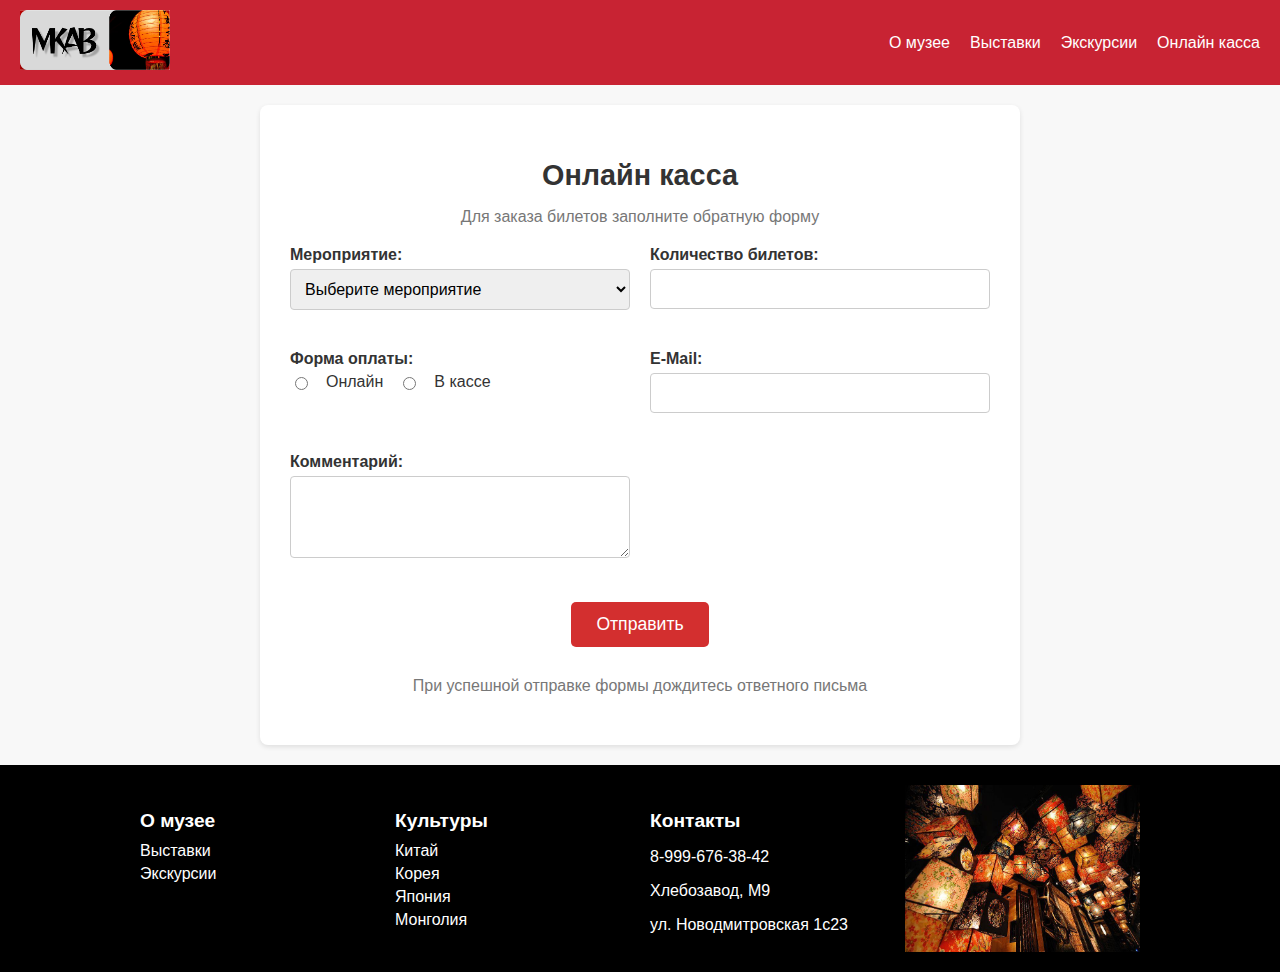
<file: payment.html>
<!DOCTYPE html>
<html lang="ru">
<head>
    <meta charset="UTF-8">
    <meta name="viewport" content="width=device-width, initial-scale=1.0">
    <title>Онлайн Касса - МКАВ</title>
    <link rel="stylesheet" href="paystyles.css">
</head>
<body>

     <header>
        <div class="top-bar">
            <div class="logo"><a href="index.html"><img src="logo.PNG" alt="МКАВ" width="150" height="60"></a></div>
            <nav>
                <ul>
                    <li><a href="aboutus.html">О музее</a></li>
                    <li><a href="expositions.html">Выставки</a></li>
                    <li><a href="excursions.html">Экскурсии</a></li>
                    <li><a href="payment.html">Онлайн касса</a></li>
                </ul>
            </nav>
        </div>
    </header>

    <main>
        <section class="form-section">
            <h2>Онлайн касса</h2>
            <p>Для заказа билетов заполните обратную форму</p>

            <form id="ticket-form">
                <div class="form-grid">
                    <div class="form-column">
                        <label for="event">Мероприятие:</label>
                        <select id="event" name="event" required>
                            <option value="">Выберите мероприятие</option>
                            <option value="китай 20.06">Культура Китая 20.06-18:00</option>
                            <option value="создание китая 21.06">Создание Китайской Народной Республики 21.06-17:30</option>
                            <option value="корея 22.06">Культура Кореи 22.06-17:30</option>
                            <option value="три кореи 22.06">Три корейских государства 22.06-19:30</option>
                            <option value="монголия 23.06">Культура Монголии 23.06-18:00</option>
                            <option value="расцвет монголия 23.06">Расцвет Монгольской империи 23.06-19:30</option>
                            <option value="япония 24.06">Культура Японии 24.06-19:00</option>
                            <option value="кабуки 23.06">История Театра кабуки 24.06-20:30</option>
                        </select>
                    </div>

                    <div class="form-column">
                        <label for="ticket_count">Количество билетов:</label>
                        <input type="number" id="ticket_count" name="ticket_count" required>
                    </div>

                    <div class="form-column">
                        <label for="payment_method">Форма оплаты:</label>
                        <div class="payment-options">
                            <input type="radio" id="online" name="payment_method" value="онлайн" required>
                            <label for="online">Онлайн</label>

                            <input type="radio" id="in_person" name="payment_method" value="в кассе" required>
                            <label for="in_person">В кассе</label>
                        </div>
                    </div>

                    <div class="form-column">
                        <label for="email">E-Mail:</label>
                        <input type="email" id="email" name="email" required>
                    </div>

                    <div class="form-column">
                        <label for="comment">Комментарий:</label>
                        <textarea id="comment" name="comment" rows="4"></textarea>
                    </div>
                </div>
                <button type="submit" id="submit-button">Отправить</button>
            </form>

            <p class="confirmation-text">При успешной отправке формы дождитесь ответного письма</p>
        </section>
    </main>

  <footer>
        <div class="footer-content">
            <div class="footer-column">
                <h4>О музее</h4>
                <ul>
                    <li><a href="expositions.html">Выставки</a></li>
                    <li><a href="excursions.html">Экскурсии</a></li>
                </ul>
            </div>

            <div class="footer-column">
                <h4>Культуры</h4>
                <ul>
                    <li><a href="china.html">Китай</a></li>
                    <li><a href="korea.html">Корея</a></li>
                    <li><a href="japan.html">Япония</a></li>
                    <li><a href="mongolia.html">Монголия</a></li>
                </ul>
            </div>

            <div class="footer-column">
                <h4>Контакты</h4>
                <p>8-999-676-38-42</p>
                <p>Хлебозавод, М9</p>
                <p>ул. Новодмитровская 1с23</p>
            </div>

            <div class="footer-column lanterns">
                <img src="lamps.jpg" alt="Китайские фонарики">
            </div>
        </div>
    </footer>

<script>
  document.getElementById('ticket-form').addEventListener('submit', async function(event) {
    event.preventDefault(); 

    const eventValue = document.getElementById('event').value;
    const ticketCount = document.getElementById('ticket_count').value;
    const paymentMethod = document.querySelector('input[name="payment_method"]:checked').value;
    const email = document.getElementById('email').value;
    const comment = document.getElementById('comment').value;

    const message = `<b>Заказ билетов</b>\n` +
                    `Мероприятие: ${eventValue}\n` +
                    `Количество билетов: ${ticketCount}\n` +
                    `Форма оплаты: ${paymentMethod}\n` +
                    `Email: ${email}\n` +
                    `Комментарий: ${comment}`;

    const telegramBotToken = '7779216477:AAGclqtUmY7P2VJvxYxBynn8ES76DcYobhA'; 
    const telegramChatId = '-4632602453'; 

    const apiUrl = `https://api.telegram.org/bot${telegramBotToken}/sendMessage`;

    try {
      const response = await fetch(apiUrl, {
        method: 'POST',
        headers: {
          'Content-Type': 'application/json'
        },
        body: JSON.stringify({
          chat_id: telegramChatId,
          text: message,
          parse_mode: 'HTML'
        })
      });

      if (response.ok) {
        alert('Форма успешно отправлена!');
      } else {
        throw new Error(`Ошибка отправки: ${response.status} ${response.statusText}`);
      }
    } catch (error) {
      console.error('Ошибка:', error);
      alert('Произошла ошибка при отправке формы. Пожалуйста, попробуйте позже.');
    }
  });
</script>
</body>
</html>
</file>
<file: abusstyles.css>
body {
    font-family: sans-serif;
    margin: 0;
    background-color: #fff;
    color: #333;
}

/* Header Styles */
header {
    background-color: #C82333;
    color: #fff;
    padding: 10px 0;
}

.top-bar {
    display: flex;
    justify-content: space-between;
    align-items: center;
    padding: 0 20px;
}

.logo {
    font-size: 1.2em;
    font-weight: bold;
    text-transform: uppercase;
}

nav ul {
    list-style: none;
    padding: 0;
    margin: 0;
    display: flex;
    gap: 20px;
}

nav a {
    color: #fff;
    text-decoration: none;
}

/* Main Content Styles */
main {
    padding: 20px;
}

.about-museum {
    max-width: 800px;
    margin: 0 auto;
    line-height: 1.6;
    text-align: justify;
}

.about-museum h2 {
    font-size: 1.8em;
    margin-bottom: 15px;
    text-align: center;
}

.about-museum p {
    margin-bottom: 15px;
}

.image-container {
    text-align: center;
    margin-bottom: 20px;
}

.main-image {
    max-width: 100%;
    height: auto;
    border-radius: 8px;
}

/* Footer Styles */
footer {
    background-color: #000;
    color: #fff;
    padding: 20px;
}

.footer-content {
    display: grid;
    grid-template-columns: repeat(4, 1fr);
    gap: 20px;
    max-width: 1000px;
    margin: 0 auto;
}

.footer-column {
    text-align: left;
}

.footer-column h4 {
    font-size: 1.2em;
    margin-bottom: 10px;
}

.footer-column ul {
    list-style: none;
    padding: 0;
    margin: 0;
}

.footer-column li a {
    color: #fff;
    text-decoration: none;
    display: block;
    margin-bottom: 5px;
}

.footer-column p {
    margin-bottom: 5px;
}

.footer-column.lanterns img {
    width: 100%;
    display: block;
}
</file>
<file: cstyle.css>
body {
    font-family: sans-serif;
    margin: 0;
    background-color: #fff;
    color: #333;
}

/* Header Styles */
header {
    background-color: #C82333; /* Red color from the image */
    color: #fff;
    padding: 10px 0;
}

.top-bar {
    display: flex;
    justify-content: space-between;
    align-items: center;
    padding: 0 20px;
}

.logo {
    font-size: 1.2em;
    font-weight: bold;
    text-transform: uppercase;
}

nav ul {
    list-style: none;
    padding: 0;
    margin: 0;
    display: flex;
    gap: 20px; /* Space between navigation links */
}

nav a {
    color: #fff;
    text-decoration: none;
}

.hero-image {
    width: 100%;
    height: 400px; /* Adjust as needed */
    overflow: hidden; /* Prevents the image from overflowing */
}

.hero-image img {
    width: 100%;
    height: 100%; /* Take up the full height */
    object-fit: cover; /*  Keeps the image's aspect ratio and covers the area */
    display: block; /* Remove extra space below image */
}

/* Main Content Styles */
main {
    padding: 20px;
}

.exhibition-info {
    max-width: 800px;
    margin: 0 auto; /* Centers the content */
    line-height: 1.6; /* Improves readability */
}

.exhibition-info h2 {
    font-size: 1.8em;
    margin-bottom: 15px;
    text-align: center;
}

.exhibition-info h3 {
    font-size: 1.2em;
    margin-top: 20px;
    margin-bottom: 5px;
}

.exhibition-info p {
    margin-bottom: 15px;
}

.signup-button {
    background-color: #C82333; /* Red color from the image */
    color: #fff;
    border: none;
    padding: 10px 20px;
    font-size: 1em;
    cursor: pointer;
    border-radius: 5px;
    margin-top: 20px;
    display: block; /* Make button take full width */
    margin-left: auto;
    margin-right: auto; /* Center the button */
}

/* Footer Styles */
footer {
    background-color: #000;
    color: #fff;
    padding: 20px;
}

.footer-content {
    display: grid;
    grid-template-columns: repeat(4, 1fr); /* Four equal columns */
    gap: 20px; /* Space between columns */
    max-width: 1000px;
    margin: 0 auto;
}

.footer-column {
    text-align: left; /* Align text to the left */
}

.footer-column h4 {
    font-size: 1.2em;
    margin-bottom: 10px;
}

.footer-column ul {
    list-style: none;
    padding: 0;
    margin: 0;
}

.footer-column li a {
    color: #fff;
    text-decoration: none;
    display: block; /* Makes the link fill the list item */
    margin-bottom: 5px;
}

.footer-column p {
    margin-bottom: 5px;
}

.footer-column.lanterns img {
    width: 100%;
    display: block;
}
</file>
<file: stylecions.css>
body {
    font-family: sans-serif;
    margin: 0;
    background-color: #f8f8f8; /* Slightly off-white */
    color: #333;
}

/* Header Styles */
header {
    background-color: #D32F2F; /* Darker Red */
    color: #fff;
    padding: 10px 0;
}

.top-bar {
    display: flex;
    justify-content: space-between;
    align-items: center;
    padding: 0 20px;
}

.logo {
    font-size: 1.2em;
    font-weight: bold;
    text-transform: uppercase;
}

nav ul {
    list-style: none;
    padding: 0;
    margin: 0;
    display: flex;
    gap: 20px;
}

nav a {
    color: #fff;
    text-decoration: none;
}

/* Main Content Styles */
main {
    padding: 20px;
}

.tours {
    max-width: 800px;
    margin: 0 auto;
    text-align: center; /* Center the heading and text */
}

.tours h2 {
    font-size: 1.8em;
    margin-bottom: 10px;
}

.tours p {
    margin-bottom: 20px;
}

.tour-grid {
    display: flex;
    flex-direction: column; /* Stack items vertically */
    gap: 20px; /* Spacing between tour items */
}

.tour-item {
    display: flex;  /* Layout image and description side-by-side */
    align-items: flex-start; /* Align items to the top */
    background-color: #e9ecef; /* Light gray background */
    border-radius: 15px; /* Rounded corners */
    overflow: hidden; /* Hide overflow from rounded corners */
}

.tour-item img {
    width: 300px; /* Fixed width for the image */
    height: auto;
    display: block; /* Remove extra space below image */
}

.tour-description {
    padding: 20px;
    text-align: left; /* Align text to the left within the description */
}

.tour-description h3 {
    font-size: 1.2em;
    margin-bottom: 10px;
}

.tour-description p {
    margin-bottom: 20px;
    line-height: 1.5; /* Improve readability */
}

.signup-button {
    background-color: #D32F2F; /* Darker Red */
    color: #fff;
    border: none;
    padding: 10px 15px; /* Smaller button */
    font-size: 1em;
    cursor: pointer;
    border-radius: 5px; /* Rounded button corners */
    text-decoration: none;  /* Remove underline from the link */
    display: inline-block; /* Make it behave like a block element but stay in line */
}

/* Footer Styles */
footer {
    background-color: #000;
    color: #fff;
    padding: 20px;
}

.footer-content {
    display: grid;
    grid-template-columns: repeat(4, 1fr);
    gap: 20px;
    max-width: 1000px;
    margin: 0 auto;
}

.footer-column {
    text-align: left;
}

.footer-column h4 {
    font-size: 1.2em;
    margin-bottom: 10px;
}

.footer-column ul {
    list-style: none;
    padding: 0;
    margin: 0;
}

.footer-column li a {
    color: #fff;
    text-decoration: none;
    display: block;
    margin-bottom: 5px;
}

.footer-column.contact p {
    margin-bottom: 5px;
}

.footer-column.lanterns img {
    width: 100%;
    display: block;
}
</file>
<file: styleexpo.css>
body {
    font-family: sans-serif;
    margin: 0;
    background-color: #f8f8f8; /* Slightly off-white background */
    color: #333;
}

/* Header Styles */
header {
    background-color: #D32F2F; /* Darker Red */
    color: #fff;
    padding: 10px 0;
}

.top-bar {
    display: flex;
    justify-content: space-between;
    align-items: center;
    padding: 0 20px;
}

.logo {
    font-size: 1.2em;
    font-weight: bold;
    text-transform: uppercase;
}

nav ul {
    list-style: none;
    padding: 0;
    margin: 0;
    display: flex;
    gap: 20px;
}

nav a {
    color: #fff;
    text-decoration: none;
}

/* Main Content Styles */
main {
    padding: 20px;
}

.exhibitions {
    max-width: 800px;
    margin: 0 auto;
    text-align: center; /* Center align for heading and text */
}

.exhibitions h2 {
    font-size: 1.8em;
    margin-bottom: 10px;
}

.exhibitions p {
    margin-bottom: 20px;
}

.exhibition-grid {
    display: grid;
    grid-template-columns: repeat(2, 1fr); /* Two columns */
    gap: 20px; /* Spacing between items */
}

.exhibition-item {
    border-radius: 10px;
    overflow: hidden;
    position: relative; /* For absolute positioning of the label */
}

.exhibition-item img {
    width: 100%;
    height: auto;
    display: block;
}

.exhibition-label {
    position: absolute;
    bottom: 10px;
    left: 50%;
    transform: translateX(-50%);
    background-color: rgba(255, 255, 255, 0.8); /* Semi-transparent white */
    padding: 5px 10px;
    border-radius: 5px;
    font-size: 0.9em;
    font-weight: bold;
    color: #333;
}

/* Footer Styles */
footer {
    background-color: #000;
    color: #fff;
    padding: 20px;
}

.footer-content {
    display: grid;
    grid-template-columns: repeat(4, 1fr);
    gap: 20px;
    max-width: 1000px;
    margin: 0 auto;
}

.footer-column {
    text-align: left;
}

.footer-column h4 {
    font-size: 1.2em;
    margin-bottom: 10px;
}

.footer-column ul {
    list-style: none;
    padding: 0;
    margin: 0;
}

.footer-column li a {
    color: #fff;
    text-decoration: none;
    display: block;
    margin-bottom: 5px;
}

.footer-column.contact p {
    margin-bottom: 5px;
}

.footer-column.lanterns img {
    width: 100%;
    display: block;
}
</file>
<file: jstyle.css>
body {
    font-family: sans-serif;
    margin: 0;
    background-color: #fff;
    color: #333;
}

/* Header Styles */
header {
    background-color: #C82333;
    color: #fff;
    padding: 10px 0;
}

.top-bar {
    display: flex;
    justify-content: space-between;
    align-items: center;
    padding: 0 20px;
}

.logo {
    font-size: 1.2em;
    font-weight: bold;
    text-transform: uppercase;
}

nav ul {
    list-style: none;
    padding: 0;
    margin: 0;
    display: flex;
    gap: 20px;
}

nav a {
    color: #fff;
    text-decoration: none;
}

.hero-image {
    width: 100%;
    height: 400px;
    overflow: hidden;
}

.hero-image img {
    width: 100%;
    height: 100%;
    object-fit: cover;
    display: block;
}

/* Main Content Styles */
main {
    padding: 20px;
}

.exhibition-info {
    max-width: 800px;
    margin: 0 auto;
    line-height: 1.6;
}

.exhibition-info h2 {
    font-size: 1.8em;
    margin-bottom: 15px;
    text-align: center;
}

.exhibition-info h3 {
    font-size: 1.2em;
    margin-top: 20px;
    margin-bottom: 5px;
}

.exhibition-info p {
    margin-bottom: 15px;
}

.signup-button {
    background-color: #C82333;
    color: #fff;
    border: none;
    padding: 10px 20px;
    font-size: 1em;
    cursor: pointer;
    border-radius: 5px;
    margin-top: 20px;
    display: block;
    margin-left: auto;
    margin-right: auto;
}

/* Footer Styles */
footer {
    background-color: #000;
    color: #fff;
    padding: 20px;
}

.footer-content {
    display: grid;
    grid-template-columns: repeat(4, 1fr);
    gap: 20px;
    max-width: 1000px;
    margin: 0 auto;
}

.footer-column {
    text-align: left;
}

.footer-column h4 {
    font-size: 1.2em;
    margin-bottom: 10px;
}

.footer-column ul {
    list-style: none;
    padding: 0;
    margin: 0;
}

.footer-column li a {
    color: #fff;
    text-decoration: none;
    display: block;
    margin-bottom: 5px;
}

.footer-column p {
    margin-bottom: 5px;
}

.footer-column.lanterns img {
    width: 100%;
    display: block;
}
</file>
<file: kstyle.css>
body {
    font-family: sans-serif;
    margin: 0;
    background-color: #fff;
    color: #333;
}

/* Header Styles */
header {
    background-color: #C82333; /* Red color from the image */
    color: #fff;
    padding: 10px 0;
}

.top-bar {
    display: flex;
    justify-content: space-between;
    align-items: center;
    padding: 0 20px;
}

.logo {
    font-size: 1.2em;
    font-weight: bold;
    text-transform: uppercase;
}

nav ul {
    list-style: none;
    padding: 0;
    margin: 0;
    display: flex;
    gap: 20px; /* Space between navigation links */
}

nav a {
    color: #fff;
    text-decoration: none;
}

.hero-image {
    width: 100%;
    height: 400px; /* Adjust as needed */
    overflow: hidden; /* Prevents the image from overflowing */
}

.hero-image img {
    width: 100%;
    height: 100%; /* Take up the full height */
    object-fit: cover; /*  Keeps the image's aspect ratio and covers the area */
    display: block; /* Remove extra space below image */
}

/* Main Content Styles */
main {
    padding: 20px;
}

.exhibition-info {
    max-width: 800px;
    margin: 0 auto; /* Centers the content */
    line-height: 1.6; /* Improves readability */
}

.exhibition-info h2 {
    font-size: 1.8em;
    margin-bottom: 15px;
    text-align: center;
}

.exhibition-info h3 {
    font-size: 1.2em;
    margin-top: 20px;
    margin-bottom: 5px;
}

.signup-button {
    background-color: #C82333; /* Red color from the image */
    color: #fff;
    border: none;
    padding: 10px 20px;
    font-size: 1em;
    cursor: pointer;
    border-radius: 5px;
    margin-top: 20px;
    display: block; /* Make button take full width */
    margin-left: auto;
    margin-right: auto; /* Center the button */
}

/* Footer Styles */
footer {
    background-color: #000;
    color: #fff;
    padding: 20px;
}

.footer-content {
    display: grid;
    grid-template-columns: repeat(4, 1fr); /* Four equal columns */
    gap: 20px; /* Space between columns */
    max-width: 1000px;
    margin: 0 auto;
}

.footer-column {
    text-align: left; /* Align text to the left */
}

.footer-column h4 {
    font-size: 1.2em;
    margin-bottom: 10px;
}

.footer-column ul {
    list-style: none;
    padding: 0;
    margin: 0;
}

.footer-column li a {
    color: #fff;
    text-decoration: none;
    display: block; /* Makes the link fill the list item */
    margin-bottom: 5px;
}

.footer-column p {
    margin-bottom: 5px;
}

.footer-column.lanterns img {
    width: 100%;
    display: block;
}
</file>
<file: monstyle.css>
body {
    font-family: sans-serif;
    margin: 0;
    background-color: #fff;
    color: #333;
}

/* Header Styles */
header {
    background-color: #C82333;
    color: #fff;
    padding: 10px 0;
}

.top-bar {
    display: flex;
    justify-content: space-between;
    align-items: center;
    padding: 0 20px;
}

.logo {
    font-size: 1.2em;
    font-weight: bold;
    text-transform: uppercase;
}

nav ul {
    list-style: none;
    padding: 0;
    margin: 0;
    display: flex;
    gap: 20px;
}

nav a {
    color: #fff;
    text-decoration: none;
}

.hero-image img {
    width: 100%;
    height: 600px; /* Adjust as needed */
    overflow: hidden; /* Prevents the image from overflowing */
}

/* Main Content Styles */
main {
    padding: 20px;
}

.exhibition {
    max-width: 800px;
    margin: 0 auto;
    line-height: 1.6;
}

.exhibition h2 {
    font-size: 1.8em;
    margin-bottom: 15px;
    text-align: center;
}

.exhibition h3 {
    font-size: 1.2em;
    margin-top: 20px;
    margin-bottom: 5px;
}

.signup-button {
    background-color: #C82333;
    color: #fff;
    border: none;
    padding: 10px 20px;
    font-size: 1em;
    cursor: pointer;
    border-radius: 5px;
    margin-top: 20px;
    display: block;
    margin-left: auto;
    margin-right: auto;
}

/* Footer Styles */
footer {
    background-color: #000;
    color: #fff;
    padding: 20px;
}

.footer-content {
    display: grid;
    grid-template-columns: repeat(4, 1fr); /* Four columns */
    gap: 20px;
    max-width: 1000px;
    margin: 0 auto;
}

.footer-column {
    text-align: left;
}

.footer-column h4 {
    font-size: 1.2em;
    margin-bottom: 10px;
}

.footer-column ul {
    list-style: none;
    padding: 0;
    margin: 0;
}

.footer-column li a {
    color: #fff;
    text-decoration: none;
    display: block;
    margin-bottom: 5px;
}

.footer-column.contact p {
    margin-bottom: 5px;
}

.footer-column.lanterns img {
    width: 100%;
    display: block;
}
</file>
<file: paystyles.css>
body {
    font-family: sans-serif;
    margin: 0;
    background-color: #f8f8f8;
    color: #333;
}




header {
    background-color: #C82333; 
    color: #fff;
    padding: 10px 0;
}

.top-bar {
    display: flex;
    justify-content: space-between;
    align-items: center;
    padding: 0 20px;
}

.logo {
    font-size: 1.2em;
    font-weight: bold;
    text-transform: uppercase;
}

nav ul {
    list-style: none;
    padding: 0;
    margin: 0;
    display: flex;
    gap: 20px; 
}

nav a {
    color: #fff;
    text-decoration: none;
}

.hero-image {
    width: 100%;
    height: 400px; 
    overflow: hidden; 
}

.hero-image img {
    width: 100%;
    height: 100%;
    object-fit: cover; 
    display: block; 
}





main {
    padding: 20px;
}

.form-section {
    max-width: 700px;
    margin: 0 auto;
    background-color: #fff;
    padding: 30px;
    border-radius: 8px;
    box-shadow: 0 2px 5px rgba(0, 0, 0, 0.1);
}

.form-section h2 {
    font-size: 1.8em;
    margin-bottom: 10px;
    text-align: center;
}

.form-section p {
    text-align: center;
    margin-bottom: 20px;
    color: #777;
}

.form-grid {
    display: grid;
    grid-template-columns: repeat(2, 1fr); 
    gap: 20px;
}

.form-column {
    margin-bottom: 20px;
}

.form-column label {
    display: block;
    margin-bottom: 5px;
    font-weight: bold;
}

.form-column input[type="number"],
.form-column input[type="email"],
.form-column select {
    width: 100%;
    padding: 10px;
    border: 1px solid #ccc;
    border-radius: 4px;
    box-sizing: border-box;
    font-size: 1em;
}

.form-column textarea {
    width: 100%;
    padding: 10px;
    border: 1px solid #ccc;
    border-radius: 4px;
    box-sizing: border-box;
    font-size: 1em;
    resize: vertical; 
}

.payment-options {
    display: flex;
    gap: 15px;
    align-items: center;
}

.payment-options label {
    margin: 0;
    font-weight: normal;
}

button[type="submit"] {
    background-color: #D32F2F;
    color: #fff;
    border: none;
    padding: 12px 25px;
    font-size: 1.1em;
    cursor: pointer;
    border-radius: 5px;
    display: block;
    margin: 20px auto;
}

.confirmation-text {
    text-align: center;
    margin-top: 30px;
    color: #777;
}




footer {
    background-color: #000;
    color: #fff;
    padding: 20px;
}

.footer-content {
    display: grid;
    grid-template-columns: repeat(4, 1fr); 
    gap: 20px; 
    max-width: 1000px;
    margin: 0 auto;
}

.footer-column {
    text-align: left; 
}

.footer-column h4 {
    font-size: 1.2em;
    margin-bottom: 10px;
}

.footer-column ul {
    list-style: none;
    padding: 0;
    margin: 0;
}

.footer-column li a {
    color: #fff;
    text-decoration: none;
    display: block;
    margin-bottom: 5px;
}

.footer-column p {
    margin-bottom: 5px;
}

.footer-column.lanterns img {
    width: 100%;
    display: block;
}

.price-list {
  width: 100%;
  max-width: 800px; 
  margin-top: 20px; 
  display: block; 
  margin-left: auto;
  margin-right: auto; 
}
</file>
